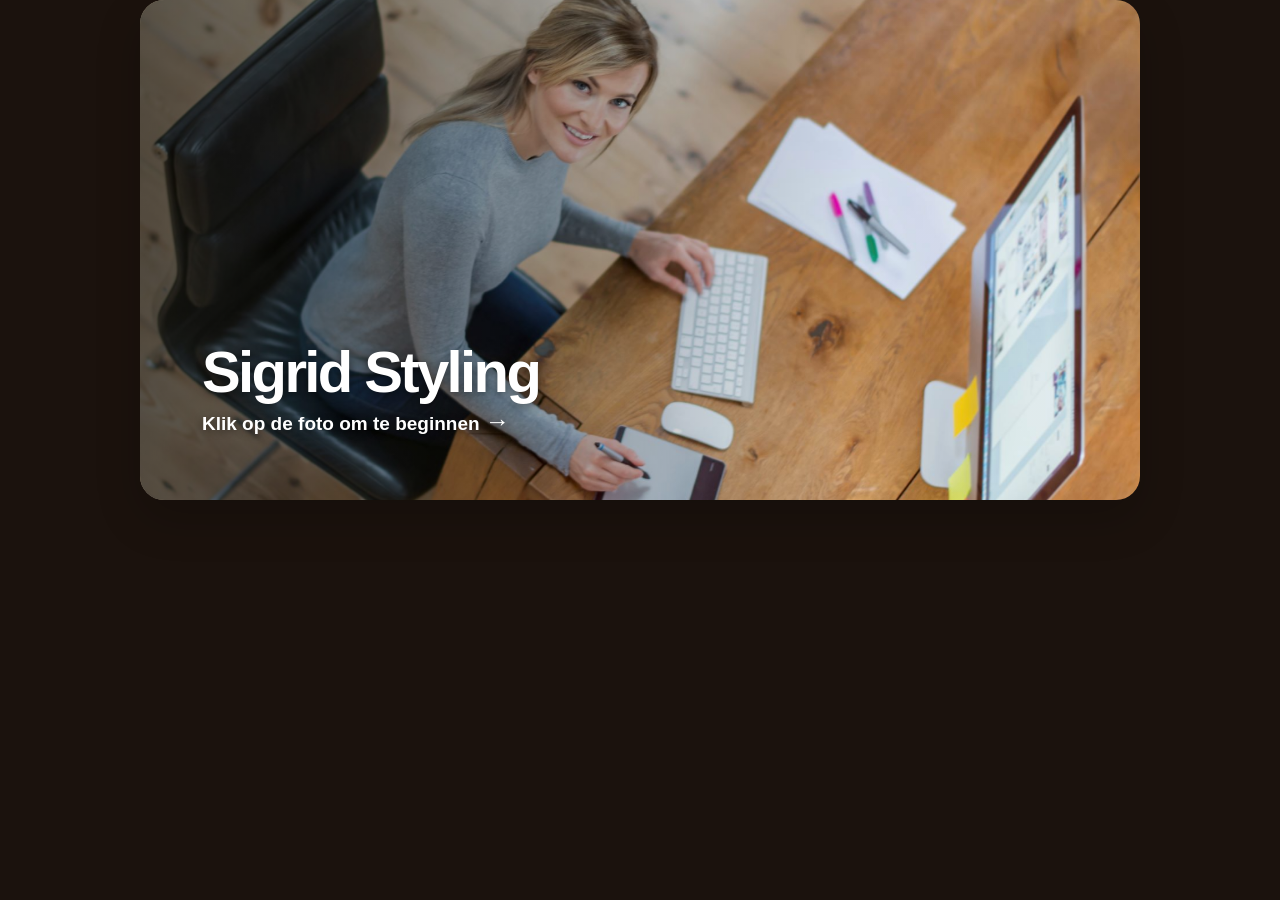
<file: index.html>
<!doctype html>
<html lang="nl">
<head>
  <meta charset="utf-8">
  <meta name="viewport" content="width=device-width, initial-scale=1">
  <title>Sigrid Styling</title>
  <link rel="stylesheet" href="style.css">
</head>
<body class="landing-page">
  <main class="landing-shell" aria-label="Start Sigrid Styling">
    <a class="landing-link" href="menu.html" target="_blank" rel="noopener" aria-label="Open het menu van Sigrid Styling in een nieuw tabblad">
      <img class="landing-photo" src="sigrid.png" alt="Sigrid werkt aan haar werkplek">
      <span class="landing-shade" aria-hidden="true"></span>
      <span class="landing-copy">
      <strong>Sigrid Styling</strong>
        <span>Klik op de foto om te beginnen <b aria-hidden="true">→</b></span>
      </span>
    </a>
  </main>
</body>
</html>
</file>
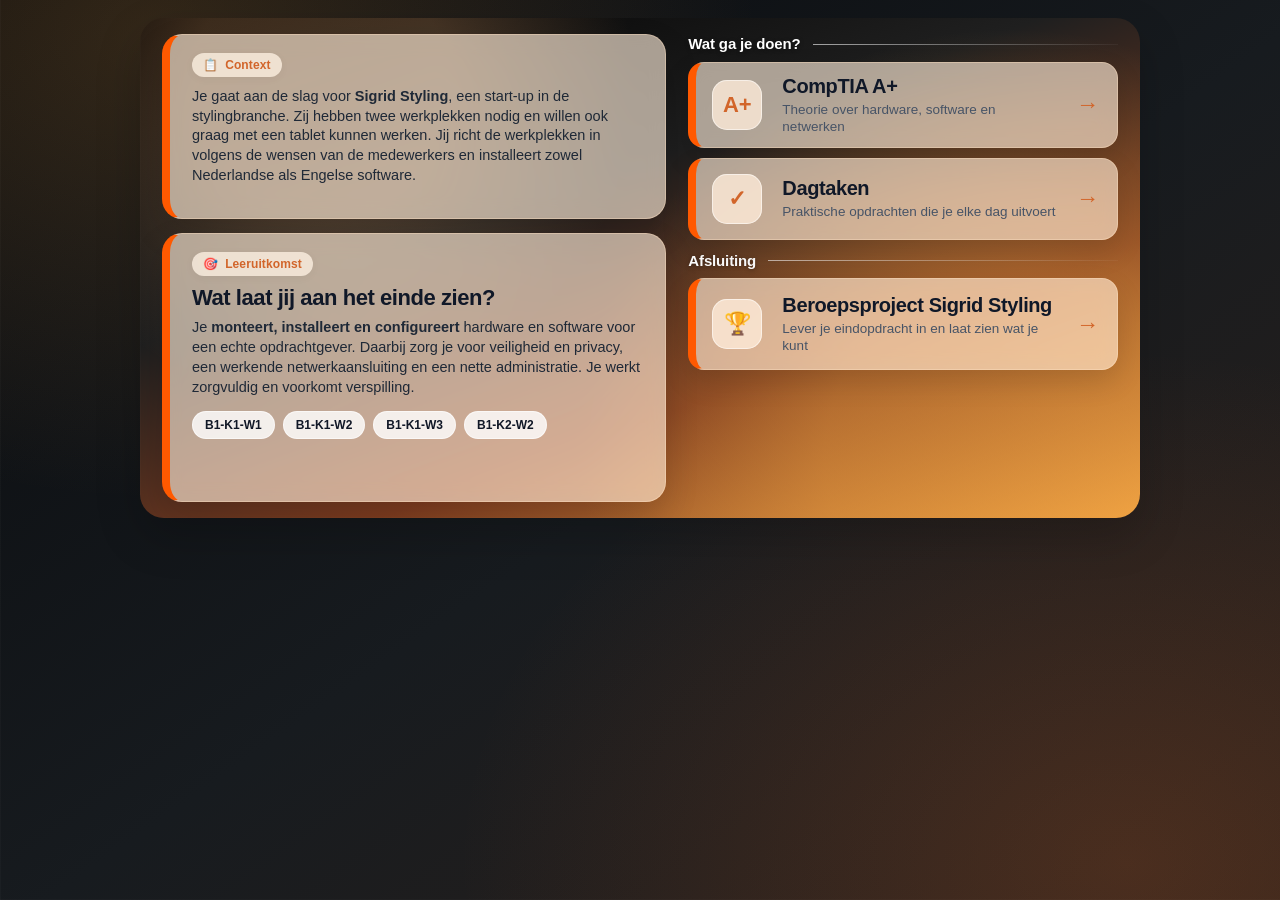
<file: menu.html>
<!doctype html>
<html lang="nl">
<head>
  <meta charset="utf-8">
  <meta name="viewport" content="width=device-width, initial-scale=1">
  <title>Sigrid Styling - Menu</title>
  <link rel="stylesheet" href="style.css">
</head>
<body class="menu-page">
  <main class="page-shell" aria-label="Menu Sigrid Styling">
    <section class="content-grid">
      <div class="left-column">
        <article class="glass-card assignment-card">
          <div class="pill"><span aria-hidden="true">📋</span><span>Context</span></div>
          <p class="body-text">
            Je gaat aan de slag voor <strong>Sigrid Styling</strong>, een start-up in de stylingbranche. Zij hebben twee werkplekken nodig en willen ook graag met een tablet kunnen werken. Jij richt de werkplekken in volgens de wensen van de medewerkers en installeert zowel Nederlandse als Engelse software.
          </p>
        </article>

        <article class="glass-card outcome-card">
          <div class="pill"><span aria-hidden="true">🎯</span><span>Leeruitkomst</span></div>
          <h1 class="section-title">Wat laat jij aan het einde zien?</h1>
          <p class="body-text">
            Je <strong>monteert, installeert en configureert</strong> hardware en software voor een echte opdrachtgever. Daarbij zorg je voor veiligheid en privacy, een werkende netwerkaansluiting en een nette administratie. Je werkt zorgvuldig en voorkomt verspilling.
          </p>
          <div class="tags" aria-label="Werkprocessen">
            <span class="tag">B1-K1-W1</span>
            <span class="tag">B1-K1-W2</span>
            <span class="tag">B1-K1-W3</span>
            <span class="tag">B1-K2-W2</span>
          </div>
        </article>
      </div>

      <aside class="right-column" aria-label="Navigatie">
        <div class="section-heading">Wat ga je doen?</div>
        <div class="action-list">
          <a class="action-card popup-link" href="sigridcomptia.html" aria-label="Open CompTIA A+">
            <div class="icon-box" aria-hidden="true">A+</div>
            <div>
              <h2 class="action-title">CompTIA A+</h2>
              <p class="action-desc">Theorie over hardware, software en netwerken</p>
            </div>
            <div class="arrow" aria-hidden="true">→</div>
          </a>

          <a class="action-card popup-link" href="sigriddagtaken.html" aria-label="Open Dagtaken">
            <div class="icon-box" aria-hidden="true">✓</div>
            <div>
              <h2 class="action-title">Dagtaken</h2>
              <p class="action-desc">Praktische opdrachten die je elke dag uitvoert</p>
            </div>
            <div class="arrow" aria-hidden="true">→</div>
          </a>
        </div>

        <div class="section-heading">Afsluiting</div>
        <a class="action-card project-card popup-link" href="sigridberoepsproject.html" aria-label="Open Beroepsproject Sigrid Styling">
          <div class="icon-box" aria-hidden="true">🏆</div>
          <div>
            <h2 class="action-title">Beroepsproject Sigrid Styling</h2>
            <p class="action-desc">Lever je eindopdracht in en laat zien wat je kunt</p>
          </div>
          <div class="arrow" aria-hidden="true">→</div>
        </a>
      </aside>
    </section>
  </main>

  <div class="page-modal" id="pageModal" aria-hidden="true">
    <section class="page-modal__window" role="dialog" aria-modal="true" aria-label="Lespagina">
      <button class="page-modal__close" type="button" aria-label="Sluit pagina">×</button>
      <iframe class="page-modal__frame" title="Lespagina" src="about:blank"></iframe>
    </section>
  </div>

  <script>
    const modal = document.getElementById('pageModal');
    const modalFrame = modal.querySelector('.page-modal__frame');
    const closeButton = modal.querySelector('.page-modal__close');

    function closeModal() {
      modal.classList.remove('is-open');
      modal.setAttribute('aria-hidden', 'true');
      modalFrame.src = 'about:blank';
    }

    document.querySelectorAll('.popup-link').forEach((link) => {
      link.addEventListener('click', (event) => {
        event.preventDefault();
        modalFrame.src = link.href;
        modal.classList.add('is-open');
        modal.setAttribute('aria-hidden', 'false');
        closeButton.focus();
      });
    });

    closeButton.addEventListener('click', closeModal);
    modal.addEventListener('click', (event) => {
      if (event.target === modal) closeModal();
    });
    document.addEventListener('keydown', (event) => {
      if (event.key === 'Escape' && modal.classList.contains('is-open')) closeModal();
    });
  </script>
</body>
</html>
</file>
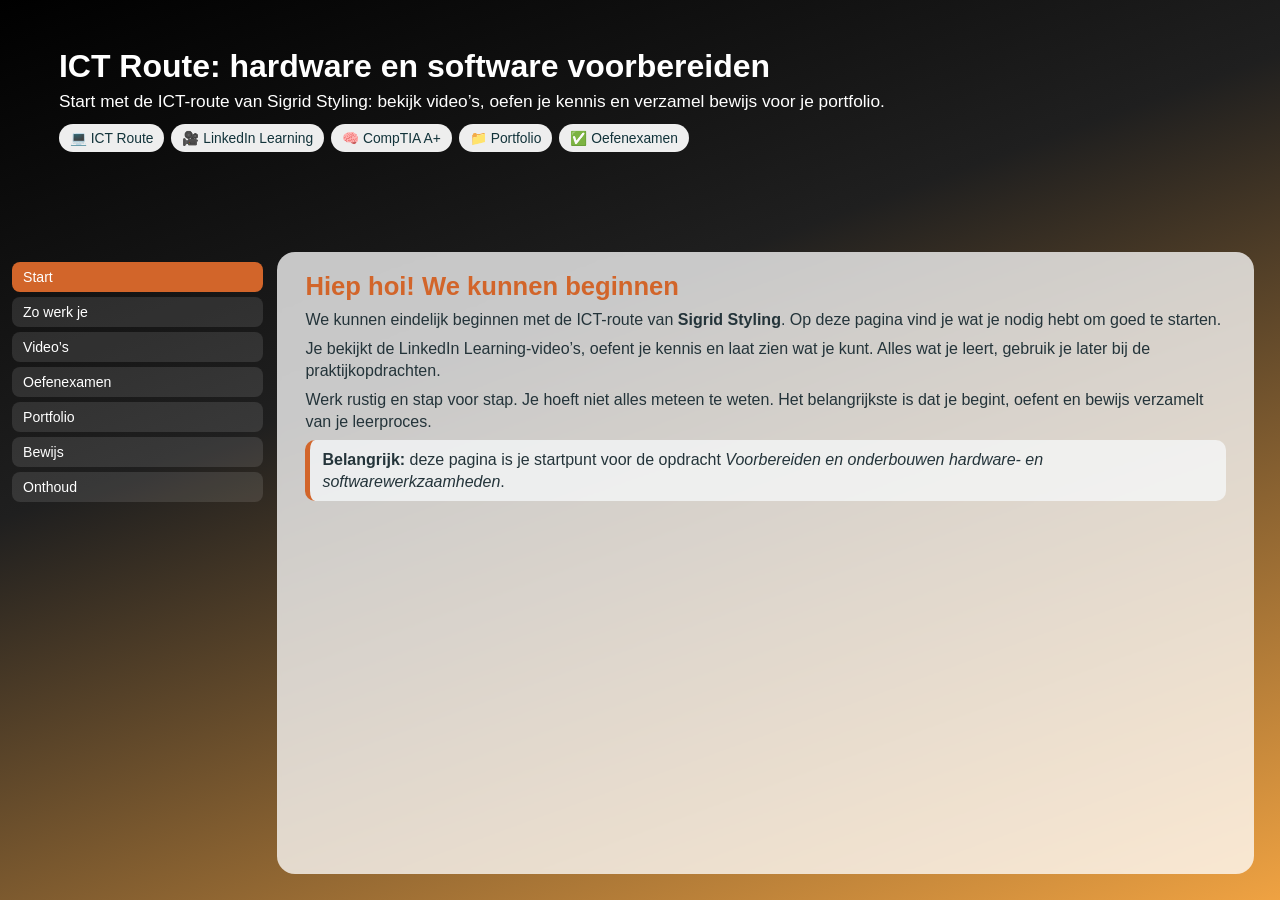
<file: sigridcomptia.html>
<!DOCTYPE html>
<html lang="nl">
<head>
<meta charset="UTF-8">
<title>ICT Route - Voorbereiden en onderbouwen</title>
<link rel="stylesheet" href="style.css">
</head>

<body data-page="comptia">

<div class="tab-wrapper">

  <section class="banner">
    <h1>ICT Route: hardware en software voorbereiden</h1>
    <p>Start met de ICT-route van Sigrid Styling: bekijk video’s, oefen je kennis en verzamel bewijs voor je portfolio.</p>

    <div class="chips">
      <span>💻 ICT Route</span>
      <span>🎥 LinkedIn Learning</span>
      <span>🧠 CompTIA A+</span>
      <span>📁 Portfolio</span>
      <span>✅ Oefenexamen</span>
    </div>
  </section>

  <div class="tab-page">
    <div class="tab-menu">
      <button class="tab-button active" onclick="openTab(event, 'start')">Start</button>
      <button class="tab-button" onclick="openTab(event, 'werken')">Zo werk je</button>
      <button class="tab-button" onclick="openTab(event, 'videos')">Video’s</button>
      <button class="tab-button" onclick="openTab(event, 'oefenexamen')">Oefenexamen</button>
      <button class="tab-button" onclick="openTab(event, 'portfolio')">Portfolio</button>
      <button class="tab-button" onclick="openTab(event, 'bewijs')">Bewijs</button>
      <button class="tab-button" onclick="openTab(event, 'onthoud')">Onthoud</button>
    </div>

    <div class="tab-content-area">

      <div id="start" class="tab-content active">
        <h2>Hiep hoi! We kunnen beginnen</h2>
        <p>We kunnen eindelijk beginnen met de ICT-route van <strong>Sigrid Styling</strong>. Op deze pagina vind je wat je nodig hebt om goed te starten.</p>
        <p>Je bekijkt de LinkedIn Learning-video’s, oefent je kennis en laat zien wat je kunt. Alles wat je leert, gebruik je later bij de praktijkopdrachten.</p>
        <p>Werk rustig en stap voor stap. Je hoeft niet alles meteen te weten. Het belangrijkste is dat je begint, oefent en bewijs verzamelt van je leerproces.</p>
        <p class="note"><strong>Belangrijk:</strong> deze pagina is je startpunt voor de opdracht <em>Voorbereiden en onderbouwen hardware- en softwarewerkzaamheden</em>.</p>
      </div>

      <div id="werken" class="tab-content">
        <h2>Zo werk je met deze pagina</h2>
        <p>Gebruik deze pagina als routekaart. Je gaat niet alleen kijken, maar ook actief verwerken wat je leert.</p>
        <ol>
          <li>Bekijk een stukje theorie of video.</li>
          <li>Maak korte aantekeningen van wat je leert.</li>
          <li>Gebruik je kennis bij de praktijkopdrachten.</li>
          <li>Maak screenshots van je voortgang of resultaten.</li>
          <li>Zet belangrijke bewijzen en reflecties in je portfolio.</li>
        </ol>
        <p class="info"><strong>Tip:</strong> schrijf vooral dingen op die je later kunt gebruiken bij Sigrid Styling. Zo maak je de koppeling tussen theorie en praktijk.</p>
      </div>

      <div id="videos" class="tab-content">
        <h2>Start met de CompTIA A+ video’s</h2>
        <p></p>
        <p>Bekijk de CompTIA A+ video’s en gebruik wat je leert bij de opdrachten van Sigrid Styling.</p>
        <p>Maak tijdens het kijken korte aantekeningen. Schrijf vooral op welke begrippen, onderdelen of keuzes je later nodig hebt bij hardware- en softwarewerkzaamheden.</p>
        <p>Je hoeft niet alles in één keer te begrijpen. Kijk gericht, pauzeer wanneer nodig en noteer wat belangrijk is.</p>
        <p><a class="action-link" href="https://www.linkedin.com/learning/comptia-a-plus-core-1-220-1201-cert-prep/what-is-a-cpu?u=84048860" target="_blank" rel="noopener">Bekijk de video’s</a></p>
      </div>

      <div id="oefenexamen" class="tab-content">
        <h2>Durf jij het oefenexamen te maken?</h2>
        <p></p>
        <p>Test je kennis met het oefenexamen. Zo ontdek je wat je al weet en waar je nog extra mee moet oefenen.</p>
        <p>Het oefenexamen is niet bedoeld om meteen alles perfect te doen. Het helpt je juist om te zien welke onderdelen je nog beter moet leren.</p>
        <p>Maak een screenshot van je resultaat. Dat kun je gebruiken als bewijs in je portfolio.</p>
        <p><a class="action-link" href="https://www.linkedin.com/learning/practice-exam-1-for-comptia-a-plus-core-1-220-1201-cert-prep/about-the-practice-exam?u=84048860" target="_blank" rel="noopener">Start oefenexamen</a></p>
      </div>

      <div id="portfolio" class="tab-content">
        <h2>Portfolio-tip</h2>
        <p>Maak screenshots van je voortgang, noteer wat je hebt geleerd en bewaar je resultaten. Zo laat je niet alleen zien wat je hebt gemaakt, maar ook hoe je hebt geleerd.</p>
        <p class="info"><strong>Tip:</strong> zet niet alleen het eindresultaat in je portfolio, maar ook bewijs van je leerproces.</p>
        <ul>
          <li>Screenshot van bekeken video’s.</li>
          <li>Screenshot van je oefenresultaat.</li>
          <li>Korte reflectie: wat heb je geleerd?</li>
          <li>Korte reflectie: wat wil je nog verbeteren?</li>
        </ul>
      </div>

      <div id="bewijs" class="tab-content">
        <h2>Wat bewaar je als bewijs?</h2>
        <p>Bewijs laat zien dat je actief hebt gewerkt aan de ICT-route. Verzamel daarom tijdens het werken meerdere soorten bewijs.</p>
        <ul>
          <li>Aantekeningen van de theorie of video’s.</li>
          <li>Screenshots van voortgang in LinkedIn Learning.</li>
          <li>Screenshots van het oefenexamen of oefenresultaat.</li>
          <li>Voorbeelden waarin je de theorie gebruikt bij een praktijkopdracht.</li>
          <li>Een korte reflectie op wat goed ging en wat je nog wilt oefenen.</li>
        </ul>
        <p>Bewaar je bewijs netjes, zodat je het later makkelijk kunt terugvinden en toevoegen aan je portfolio.</p>
      </div>

      <div id="onthoud" class="tab-content">
        <h2>Onthoud dit goed</h2>
        <p>Deze pagina is je startpunt. Begin rustig, werk stap voor stap en verzamel onderweg bewijs voor je portfolio.</p>
        <p>Oefenen hoort erbij. Je hoeft niet alles meteen te weten. Door video’s te bekijken, aantekeningen te maken en jezelf te testen, word je steeds zekerder.</p>
        <p>Gebruik wat je leert bij de opdrachten van Sigrid Styling. Zo laat je zien dat je theorie kunt koppelen aan echte ICT-werkzaamheden.</p>
        <p class="note"><strong>Belangrijk:</strong> werk actief mee, bewaar je bewijs en reflecteer kort op wat je hebt geleerd.</p>
      </div>

    </div>
  </div>
</div>

<script>
function openTab(event, tabId) {
  document.querySelectorAll(".tab-content").forEach(function(content) {
    content.classList.remove("active");
  });

  document.querySelectorAll(".tab-button").forEach(function(button) {
    button.classList.remove("active");
  });

  document.getElementById(tabId).classList.add("active");
  event.currentTarget.classList.add("active");
}
</script>

</body>
</html>
</file>
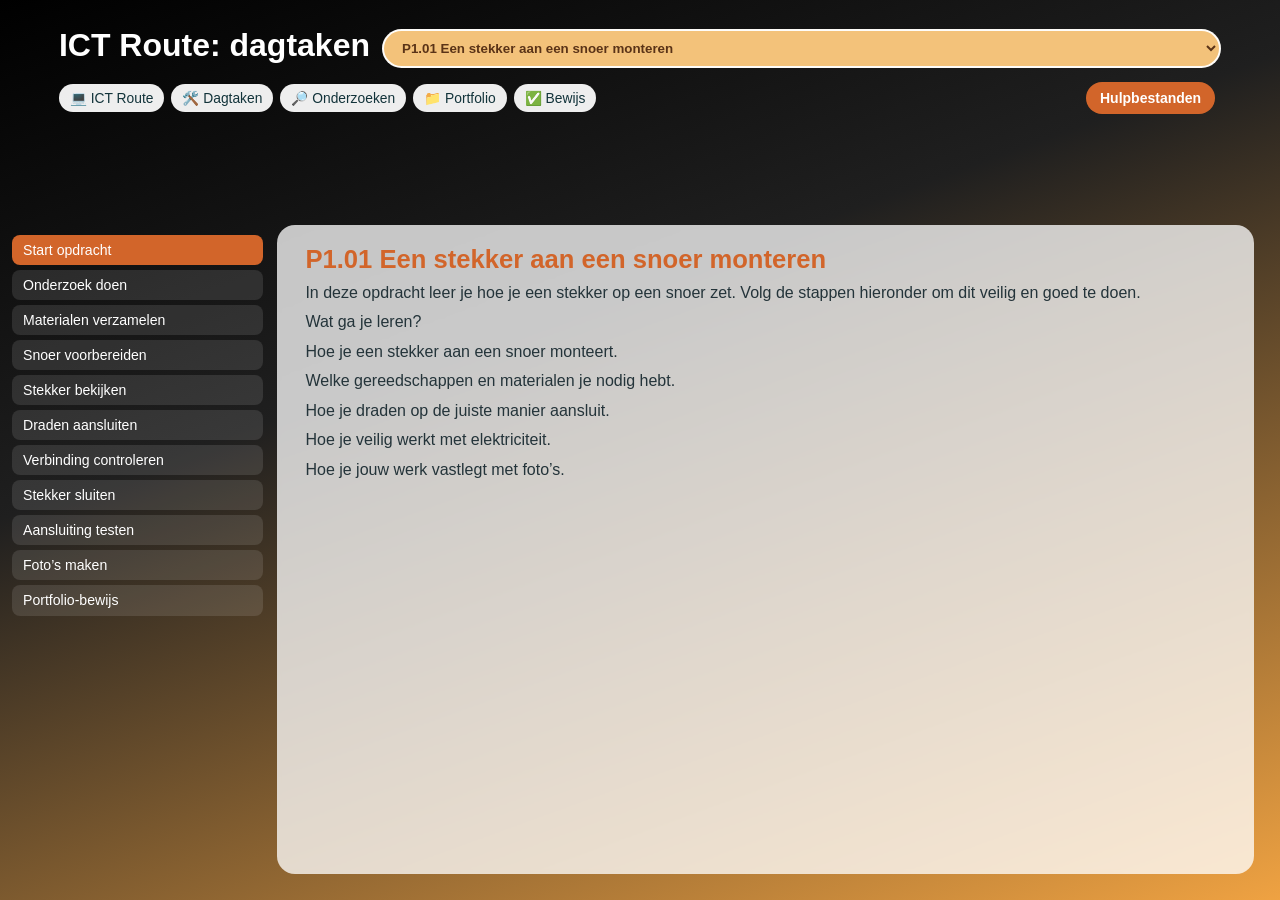
<file: sigriddagtaken.html>
<!DOCTYPE html>
<html lang="nl">
<head>
<meta charset="UTF-8">
<title>ICT Route - Dagtaken</title>
<link rel="stylesheet" href="style.css">
</head>
<body data-page="dagtaken">
<div class="tab-wrapper">
  <section class="banner">
    <div class="banner-row">
      <div class="banner-text">
        <h1>ICT Route: dagtaken</h1>
      </div>
      <div class="task-picker">
        <select id="taskSelect" aria-label="Kies een dagtaak" onchange="loadTask(this.value)"></select>
      </div>
    </div>
    <div class="helper-row">
      <div class="chips">
        <span>💻 ICT Route</span>
        <span>🛠️ Dagtaken</span>
        <span>🔎 Onderzoeken</span>
        <span>📁 Portfolio</span>
        <span>✅ Bewijs</span>
      </div>
      <a class="helper-button" href="hulpbestanden.zip" target="_blank" rel="noopener">Hulpbestanden</a>
    </div>
  </section>
  <div class="tab-page">
    <div class="tab-menu" id="stepMenu"></div>
    <div class="tab-content-area">
      <div class="tab-content active" id="contentPanel"></div>
    </div>
  </div>
</div>
<script>
const tasks = [{"id":"p1-01-een-stekker-aan-een-snoer-monteren","title":"P1.01 Een stekker aan een snoer monteren","sections":[{"label":"Start","title":"P1.01 Een stekker aan een snoer monteren","items":["In deze opdracht leer je hoe je een stekker op een snoer zet. Volg de stappen hieronder om dit veilig en goed te doen.","Wat ga je leren?","Hoe je een stekker aan een snoer monteert.","Welke gereedschappen en materialen je nodig hebt.","Hoe je draden op de juiste manier aansluit.","Hoe je veilig werkt met elektriciteit.","Hoe je jouw werk vastlegt met foto’s."],"menuLabel":"Start opdracht"},{"label":"Zoek & check","title":"Eerst zelf op onderzoek uit","items":["Voordat je begint, zoek je zelf informatie op die je nodig hebt om deze opdracht goed en veilig uit te voeren. Je mag bijvoorbeeld zoeken via een website, handleiding, YouTube-video, Google of AI.","1. Zoek","Gebruik minimaal twee bronnen. Kies bronnen die passen bij de opdracht.","2. Check","Controleer of de informatie logisch, actueel en betrouwbaar is. Vergelijk bronnen met elkaar.","3. Noteer","Schrijf kort op welke bronnen je hebt gebruikt en wat je eraan had.","Bronnenlogboek","Bron","Wat heb je gezocht?","Wat heb je gebruikt?","Website / video / AI / handleiding","Bijvoorbeeld: aansluitvolgorde, installatie-instelling, veilig werken","Korte uitleg in je eigen woorden","Tip:","Gebruik AI als hulpmiddel, maar neem antwoorden niet zomaar over. Controleer belangrijke informatie altijd met een tweede bron of met je docent."],"menuLabel":"Onderzoek doen"},{"label":"Stap 1","title":"Stap 1: Verzamel de materialen","items":["Zorg dat je alles klaar hebt liggen voordat je begint:","✔️ Stekker","✔️ Snoer","✔️ Draadknipper of striptang","✔️ Schroevendraaier","✔️ Isolatietape","✔️ Schaar","✔️ Veiligheidsbril"],"menuLabel":"Materialen verzamelen"},{"label":"Stap 2","title":"Stap 2: Het snoer voorbereiden","items":["Knip het uiteinde van het snoer af zodat je de draden binnenin kunt zien.","Gebruik een draadstripper om voorzichtig de buitenste isolatie te verwijderen.","Zorg ervoor dat de koperen draden niet beschadigd raken."],"menuLabel":"Snoer voorbereiden"},{"label":"Stap 3","title":"Stap 3: Kijk goed naar de stekker","items":["Bestudeer de stekker en herken de verschillende onderdelen, zoals de pinnen, schroeven en klemmen.","Begrijp hoe de stekker werkt voordat je begint met aansluiten."],"menuLabel":"Stekker bekijken"},{"label":"Stap 4","title":"Stap 4: Draden aansluiten","items":["Zoek de juiste draden in het snoer:","Bruin = fase (stroomdraad)","Blauw = nul (terugvoerende draad)","Geel/groen = aarde (veiligheidsdraad)","Sluit de draden aan op de juiste aansluitpunten in de stekker.","Gebruik de schroevendraaier om de draden stevig vast te zetten."],"menuLabel":"Draden aansluiten"},{"label":"Stap 5","title":"Stap 5: Isoleren van de verbindingen","items":["Controleer of alle draden goed vastzitten en dat er geen koper zichtbaar buiten de klem steekt.","Gebruik isolatietape alleen als je docent dat aangeeft. De aansluiting hoort vooral mechanisch goed en netjes te zitten.","Laat je aansluiting controleren voordat je de stekker of tafeldoos dichtmaakt."],"menuLabel":"Verbinding controleren"},{"label":"Stap 6","title":"Stap 6: Stekker in elkaar zetten","items":["Zet het deksel van de stekker weer op zijn plaats.","Schroef de stekker goed dicht."],"menuLabel":"Stekker sluiten"},{"label":"Stap 7","title":"Stap 7: Controleer de verbinding","items":["Kijk of alles stevig vastzit en of de trekontlasting het snoer goed vasthoudt.","Controleer of de kleuren van de draden bij de juiste aansluitpunten zitten.","Laat je werk controleren door je docent voordat er spanning op komt."],"menuLabel":"Aansluiting testen"},{"label":"Stap 8","title":"Stap 8: Maak foto’s van je werk","items":["Maak een foto van de aangesloten draden voordat je de stekker dichtschroeft.","Maak nog een foto nadat de stekker volledig gemonteerd is.","Zorg ervoor dat de foto's duidelijk en goed belicht zijn."],"menuLabel":"Foto’s maken"},{"label":"Portfolio","title":"Bewijs in je portfolio","items":["Na de opdracht zet je bewijs in je portfolio. Daarmee laat je zien wat je hebt gedaan, hoe je informatie hebt gezocht en wat je hebt geleerd.","Bronnenbewijs","Voeg je bronnenlogboek toe. Laat zien welke informatie je hebt opgezocht.","Werkbewijs","Voeg foto’s, screenshots, bestanden of ingevulde documentatie toe van je uitgevoerde opdracht.","Reflectie","Beantwoord kort: Wat ging goed? Wat was lastig? Wat doe je volgende keer anders?","Portfolio bijhouden","Bewaar je bronnen, bewijzen en reflectie in je eigen portfolio.","Laat je portfolio aan je docent zien wanneer je feedback wilt, wanneer je twijfelt of wanneer je docent hierom vraagt."],"menuLabel":"Portfolio-bewijs"}]},{"id":"p1-02-een-snoer-monteren-aan-een-tafeldoos","title":"P1.02 Een snoer monteren aan een tafeldoos","sections":[{"label":"Start","title":"P1.02 Een snoer monteren aan een tafeldoos","items":["In deze opdracht leer je hoe je een snoer aan een tafeldoos monteert. Volg de stappen hieronder om dit veilig en goed te doen.","Wat ga je leren?","Hoe je een snoer aan een tafeldoos monteert.","Welke gereedschappen en materialen je nodig hebt.","Hoe je de draden correct aansluit.","Hoe je veilig werkt met elektriciteit.","Hoe je jouw werk vastlegt met foto’s."],"menuLabel":"Start opdracht"},{"label":"Zoek & check","title":"Eerst zelf op onderzoek uit","items":["Voordat je begint, zoek je zelf informatie op die je nodig hebt om deze opdracht goed en veilig uit te voeren. Je mag bijvoorbeeld zoeken via een website, handleiding, YouTube-video, Google of AI.","1. Zoek","Gebruik minimaal twee bronnen. Kies bronnen die passen bij de opdracht.","2. Check","Controleer of de informatie logisch, actueel en betrouwbaar is. Vergelijk bronnen met elkaar.","3. Noteer","Schrijf kort op welke bronnen je hebt gebruikt en wat je eraan had.","Bronnenlogboek","Bron","Wat heb je gezocht?","Wat heb je gebruikt?","Website / video / AI / handleiding","Bijvoorbeeld: aansluitvolgorde, installatie-instelling, veilig werken","Korte uitleg in je eigen woorden","Tip:","Gebruik AI als hulpmiddel, maar neem antwoorden niet zomaar over. Controleer belangrijke informatie altijd met een tweede bron of met je docent."],"menuLabel":"Onderzoek doen"},{"label":"Stap 1","title":"Stap 1: Verzamel de materialen","items":["Zorg dat je alles klaar hebt liggen voordat je begint:","✔️ Tafeldoos","✔️ Snoer","✔️ Draadknipper of striptang","✔️ Schroevendraaier","✔️ Isolatietape","✔️ Schaar","✔️ Veiligheidsbril"],"menuLabel":"Materialen verzamelen"},{"label":"Stap 2","title":"Stap 2: Bereid het snoer voor","items":["Knip het uiteinde van het snoer af zodat je de draden binnenin kunt zien.","Gebruik een draadstripper om voorzichtig de buitenste isolatie te verwijderen.","Zorg ervoor dat de koperen draden niet beschadigd raken."],"menuLabel":"Snoer voorbereiden"},{"label":"Stap 3","title":"Stap 3: Kijk goed naar de tafeldoos","items":["Open de tafeldoos en zoek de aansluitpunten voor de draden.","Bekijk de schroeven en klemmen zodat je weet hoe je de draden vastzet."],"menuLabel":"Tafeldoos bekijken"},{"label":"Stap 4","title":"Stap 4: Draden aansluiten","items":["Zoek de juiste draden in het snoer:","Bruin = fase (stroomdraad)","Blauw = nul (terugvoerende draad)","Geel/groen = aarde (veiligheidsdraad)","Sluit de draden aan op de juiste aansluitpunten in de tafeldoos.","Gebruik de schroevendraaier om de draden stevig vast te zetten."],"menuLabel":"Draden aansluiten"},{"label":"Stap 5","title":"Stap 5: Isoleren van de verbindingen","items":["Controleer of alle draden goed vastzitten en dat er geen koper zichtbaar buiten de klem steekt.","Gebruik isolatietape alleen als je docent dat aangeeft. De aansluiting hoort vooral mechanisch goed en netjes te zitten.","Laat je aansluiting controleren voordat je de stekker of tafeldoos dichtmaakt."],"menuLabel":"Verbinding controleren"},{"label":"Stap 6","title":"Stap 6: Tafeldoos in elkaar zetten","items":["Zet het deksel van de tafeldoos weer op zijn plaats.","Schroef de tafeldoos goed dicht."],"menuLabel":"Tafeldoos sluiten"},{"label":"Stap 7","title":"Stap 7: Controleer de verbinding","items":["Kijk of alles stevig vastzit en of de trekontlasting het snoer goed vasthoudt.","Controleer of de kleuren van de draden bij de juiste aansluitpunten zitten.","Laat je werk controleren door je docent voordat er spanning op komt."],"menuLabel":"Aansluiting testen"},{"label":"Stap 8","title":"Stap 8: Maak foto’s van je werk","items":["Maak een foto van de aangesloten draden voordat je de tafeldoos dichtschroeft.","Maak nog een foto nadat de tafeldoos volledig gemonteerd is.","Zorg ervoor dat de foto's duidelijk en goed belicht zijn."],"menuLabel":"Foto’s maken"},{"label":"Portfolio","title":"Bewijs in je portfolio","items":["Na de opdracht zet je bewijs in je portfolio. Daarmee laat je zien wat je hebt gedaan, hoe je informatie hebt gezocht en wat je hebt geleerd.","Bronnenbewijs","Voeg je bronnenlogboek toe. Laat zien welke informatie je hebt opgezocht.","Werkbewijs","Voeg foto’s, screenshots, bestanden of ingevulde documentatie toe van je uitgevoerde opdracht.","Reflectie","Beantwoord kort: Wat ging goed? Wat was lastig? Wat doe je volgende keer anders?","Portfolio bijhouden","Bewaar je bronnen, bewijzen en reflectie in je eigen portfolio.","Laat je portfolio aan je docent zien wanneer je feedback wilt, wanneer je twijfelt of wanneer je docent hierom vraagt."],"menuLabel":"Portfolio-bewijs"}]},{"id":"p1-03-advies-geven-over-een-game-pc","title":"P1.03 Advies geven over een game-PC","sections":[{"label":"Start","title":"P1.03 Advies geven over een game-PC","items":["In deze opdracht leer je hoe je een geschikte game-PC samenstelt en de gegevens overzichtelijk presenteert in Excel.","Wat ga je leren?","Hoe je een geschikte game-PC samenstelt binnen een bepaald budget.","Welke onderdelen belangrijk zijn voor gaming met meerdere schermen.","Hoe je informatie opzoekt en vergelijkt op een website.","Hoe je een duidelijk overzicht maakt in Excel."],"menuLabel":"Start opdracht"},{"label":"Zoek & check","title":"Eerst zelf op onderzoek uit","items":["Voordat je begint, zoek je zelf informatie op die je nodig hebt om deze opdracht goed en veilig uit te voeren. Je mag bijvoorbeeld zoeken via een website, handleiding, YouTube-video, Google of AI.","1. Zoek","Gebruik minimaal twee bronnen. Kies bronnen die passen bij de opdracht.","2. Check","Controleer of de informatie logisch, actueel en betrouwbaar is. Vergelijk bronnen met elkaar.","3. Noteer","Schrijf kort op welke bronnen je hebt gebruikt en wat je eraan had.","Bronnenlogboek","Bron","Wat heb je gezocht?","Wat heb je gebruikt?","Website / video / AI / handleiding","Bijvoorbeeld: aansluitvolgorde, installatie-instelling, veilig werken","Korte uitleg in je eigen woorden","Tip:","Gebruik AI als hulpmiddel, maar neem antwoorden niet zomaar over. Controleer belangrijke informatie altijd met een tweede bron of met je docent."],"menuLabel":"Onderzoek doen"},{"label":"Stap 1","title":"Stap 1: Verzamel informatie","items":["Je collega George wil een game-PC waarmee hij Counter-Strike op drie schermen kan spelen. Hij heeft een budget van €1250,-.","Je krijgt van je baas toestemming om deze privévraag te beantwoorden."],"menuLabel":"Informatie verzamelen"},{"label":"Stap 2","title":"Stap 2: Zoek de juiste PC-configuratie","items":["Ga naar de website Alternate.nl.","Open de PC-configurator en stel een game-PC samen.","Zorg ervoor dat de PC voldoet aan deze eisen:","Sterke videokaart die drie schermen ondersteunt.","Minimaal 16 GB RAM voor soepele prestaties.","Een snelle processor voor een goede game-ervaring.","Genoeg opslagruimte (SSD aanbevolen).","Een geschikte voeding om de PC stabiel te laten draaien.","Zorg dat de totaalprijs onder de €1250,- blijft."],"menuLabel":"PC-configuratie kiezen"},{"label":"Stap 3","title":"Stap 3: Maak een overzicht in Excel","items":["Open Excel en maak een overzicht van de gekozen onderdelen.","Gebruik duidelijke kolommen, bijvoorbeeld:","Onderdeel (bijv. Videokaart, Processor, Geheugen, etc.)","Merk & Type (bijv. AMD Ryzen 5 5600X, RTX 3060 Ti)","Prijs (in euro’s)","Opmerkingen (bijv. Geschikt voor 3 schermen)","Voeg een totaalprijs toe onderaan het overzicht."],"menuLabel":"Excel-overzicht maken"},{"label":"Stap 4","title":"Stap 4: Controleer en verbeter je bestand","items":["Controleer of je alle onderdelen hebt toegevoegd.","Zorg dat de totaalprijs klopt en binnen het budget blijft.","Kijk of de opmaak van je Excel-bestand duidelijk is."],"menuLabel":"Bestand controleren"},{"label":"Portfolio","title":"Bewijs in je portfolio","items":["Na de opdracht zet je bewijs in je portfolio. Daarmee laat je zien wat je hebt gedaan, hoe je informatie hebt gezocht en wat je hebt geleerd.","Bronnenbewijs","Voeg je bronnenlogboek toe. Laat zien welke informatie je hebt opgezocht.","Werkbewijs","Voeg foto’s, screenshots, bestanden of ingevulde documentatie toe van je uitgevoerde opdracht.","Reflectie","Beantwoord kort: Wat ging goed? Wat was lastig? Wat doe je volgende keer anders?","Portfolio bijhouden","Bewaar je bronnen, bewijzen en reflectie in je eigen portfolio.","Laat je portfolio aan je docent zien wanneer je feedback wilt, wanneer je twijfelt of wanneer je docent hierom vraagt."],"menuLabel":"Portfolio-bewijs"}]},{"id":"p1-04-advies-geven-over-een-kantoor-pc-voor-annet","title":"P1.04 Advies geven over een kantoor-PC voor Annet","sections":[{"label":"Start","title":"P1.04 Advies geven over een kantoor-PC voor Annet","items":["In deze opdracht leer je hoe je een geschikte kantoor-PC samenstelt en de gegevens overzichtelijk presenteert in Excel.","Wat ga je leren?","Hoe je een geschikte kantoor-PC samenstelt binnen een bepaald budget.","Welke onderdelen belangrijk zijn voor administratief werk en Office-programma’s.","Hoe je informatie opzoekt en vergelijkt op een website.","Hoe je een duidelijk overzicht maakt in Excel."],"menuLabel":"Start opdracht"},{"label":"Zoek & check","title":"Eerst zelf op onderzoek uit","items":["Voordat je begint, zoek je zelf informatie op die je nodig hebt om deze opdracht goed en veilig uit te voeren. Je mag bijvoorbeeld zoeken via een website, handleiding, YouTube-video, Google of AI.","1. Zoek","Gebruik minimaal twee bronnen. Kies bronnen die passen bij de opdracht.","2. Check","Controleer of de informatie logisch, actueel en betrouwbaar is. Vergelijk bronnen met elkaar.","3. Noteer","Schrijf kort op welke bronnen je hebt gebruikt en wat je eraan had.","Bronnenlogboek","Bron","Wat heb je gezocht?","Wat heb je gebruikt?","Website / video / AI / handleiding","Bijvoorbeeld: aansluitvolgorde, installatie-instelling, veilig werken","Korte uitleg in je eigen woorden","Tip:","Gebruik AI als hulpmiddel, maar neem antwoorden niet zomaar over. Controleer belangrijke informatie altijd met een tweede bron of met je docent."],"menuLabel":"Onderzoek doen"},{"label":"Stap 1","title":"Stap 1: Verzamel informatie","items":["Annet werkt op een administratiekantoor en heeft een nieuwe PC nodig voor haar werk. Ze gebruikt:","✔️ Een boekhoudprogramma dat verbinding maakt met een server.","✔️ Microsoft Office (bijv. Word, Excel, Outlook).","✔️ Twee schermen voor efficiënt werken.","Haar budget is €750,-."],"menuLabel":"Informatie verzamelen"},{"label":"Stap 2","title":"Stap 2: Zoek de juiste PC-configuratie","items":["Ga naar de website Alternate.nl.","Open de PC-configurator en stel een kantoor-PC samen.","Zorg ervoor dat de PC voldoet aan deze eisen:","Goede processor (bijv. Intel Core i5 of AMD Ryzen 5).","Minimaal 8 GB RAM (voor soepel multitasken).","SSD-opslag (minimaal 256 GB, voor snelle opstarttijden).","Grafische ondersteuning voor twee schermen (kan via onboard graphics of een eenvoudige videokaart).","Stille en energiezuinige onderdelen, omdat de PC de hele dag aan staat.","Zorg dat de totaalprijs onder de €750,- blijft."],"menuLabel":"PC-configuratie kiezen"},{"label":"Stap 3","title":"Stap 3: Maak een overzicht in Excel","items":["Open Excel en maak een overzicht van de gekozen onderdelen.","Gebruik duidelijke kolommen, bijvoorbeeld:","Onderdeel (bijv. Processor, Geheugen, Opslag, etc.)","Merk & Type (bijv. Intel Core i5-12400, 8GB DDR4 RAM)","Prijs (in euro’s)","Opmerkingen (bijv. Ondersteunt 2 schermen, SSD voor snelle opstart)","Voeg een totaalprijs toe onderaan het overzicht."],"menuLabel":"Excel-overzicht maken"},{"label":"Stap 4","title":"Stap 4: Controleer en verbeter je bestand","items":["Controleer of je alle onderdelen hebt toegevoegd.","Zorg dat de totaalprijs klopt en binnen het budget blijft.","Kijk of de opmaak van je Excel-bestand duidelijk is."],"menuLabel":"Bestand controleren"},{"label":"Portfolio","title":"Bewijs in je portfolio","items":["Na de opdracht zet je bewijs in je portfolio. Daarmee laat je zien wat je hebt gedaan, hoe je informatie hebt gezocht en wat je hebt geleerd.","Bronnenbewijs","Voeg je bronnenlogboek toe. Laat zien welke informatie je hebt opgezocht.","Werkbewijs","Voeg foto’s, screenshots, bestanden of ingevulde documentatie toe van je uitgevoerde opdracht.","Reflectie","Beantwoord kort: Wat ging goed? Wat was lastig? Wat doe je volgende keer anders?","Portfolio bijhouden","Bewaar je bronnen, bewijzen en reflectie in je eigen portfolio.","Laat je portfolio aan je docent zien wanneer je feedback wilt, wanneer je twijfelt of wanneer je docent hierom vraagt."],"menuLabel":"Portfolio-bewijs"}]},{"id":"p1-05-advies-geven-over-een-pc-en-opslag-voor-koen","title":"P1.05 Advies geven over een PC en opslag voor Koen","sections":[{"label":"Start","title":"P1.05 Advies geven over een PC en opslag voor Koen","items":["In deze opdracht leer je hoe je een geschikte PC en opslagoplossing samenstelt voor het bewerken en opslaan van films.","Wat ga je leren?","Hoe je een PC samenstelt voor videobewerking en opslag.","Welke hardware belangrijk is voor het bewerken van video's.","Hoeveel opslagruimte nodig is voor de films.","Hoe je een duidelijk overzicht maakt in Excel."],"menuLabel":"Start opdracht"},{"label":"Zoek & check","title":"Eerst zelf op onderzoek uit","items":["Voordat je begint, zoek je zelf informatie op die je nodig hebt om deze opdracht goed en veilig uit te voeren. Je mag bijvoorbeeld zoeken via een website, handleiding, YouTube-video, Google of AI.","1. Zoek","Gebruik minimaal twee bronnen. Kies bronnen die passen bij de opdracht.","2. Check","Controleer of de informatie logisch, actueel en betrouwbaar is. Vergelijk bronnen met elkaar.","3. Noteer","Schrijf kort op welke bronnen je hebt gebruikt en wat je eraan had.","Bronnenlogboek","Bron","Wat heb je gezocht?","Wat heb je gebruikt?","Website / video / AI / handleiding","Bijvoorbeeld: aansluitvolgorde, installatie-instelling, veilig werken","Korte uitleg in je eigen woorden","Tip:","Gebruik AI als hulpmiddel, maar neem antwoorden niet zomaar over. Controleer belangrijke informatie altijd met een tweede bron of met je docent."],"menuLabel":"Onderzoek doen"},{"label":"Stap 1","title":"Stap 1: Verzamel informatie","items":["Koen maakt al jaren speelfilms en heeft een grote collectie video’s. Hij wil:","✔️ Zijn 27 films van elk 1 uur en 30 minuten op zijn PC opslaan.","✔️ Oude fragmenten snel kunnen terugvinden en bewerken.","✔️ Werkbestanden op externe harde schijven opslaan."],"menuLabel":"Informatie verzamelen"},{"label":"Stap 2","title":"Stap 2: Bepaal de opslagbehoefte","items":["Bereken hoeveel opslagruimte nodig is:","Een film van 1,5 uur in HD (1080p) is ongeveer 5 GB groot.","27 films x 5 GB = 135 GB (minimaal voor de films).","Werkbestanden en extra materiaal vragen meer ruimte.","Welke opslag heb je nodig?","Minimaal een 1 TB SSD voor snelle toegang tot de films.","Minimaal 2 externe harde schijven van 2 TB voor opslag van werkbestanden en back-ups."],"menuLabel":"Opslagbehoefte bepalen"},{"label":"Stap 3","title":"Stap 3: Zoek de juiste PC-configuratie","items":["Ga naar de website Alternate.nl.","Open de PC-configurator en stel een videobewerkings-PC samen.","Zorg ervoor dat de PC voldoet aan deze eisen:","Sterke processor (bijv. Intel Core i7 of AMD Ryzen 7, voor snelle bewerking).","Minimaal 16 GB RAM (voor soepel multitasken).","1 TB SSD (voor snelle opslag en toegang tot films).","Goede videokaart (bijv. NVIDIA RTX of AMD Radeon, handig voor rendering).","USB 3.0 of USB-C poorten voor snelle externe opslag.","Twee externe harde schijven van elk 2 TB.","Zorg dat je prijs-kwaliteit goed afweegt."],"menuLabel":"PC-configuratie kiezen"},{"label":"Stap 4","title":"Stap 4: Maak een overzicht in Excel","items":["Open Excel en maak een overzicht van de gekozen onderdelen.","Gebruik duidelijke kolommen, bijvoorbeeld:","Onderdeel (bijv. Processor, Geheugen, Opslag, etc.)","Merk & Type (bijv. AMD Ryzen 7 5800X, 1TB SSD Samsung 970 EVO)","Prijs (in euro’s)","Opmerkingen (bijv. Geschikt voor videobewerking, Snelle SSD)","Voeg een totaalprijs toe onderaan het overzicht."],"menuLabel":"Excel-overzicht maken"},{"label":"Stap 5","title":"Stap 5: Controleer en verbeter je bestand","items":["Controleer of je alle onderdelen hebt toegevoegd.","Zorg dat de totaalprijs klopt en binnen het budget blijft.","Kijk of de opmaak van je Excel-bestand duidelijk is."],"menuLabel":"Bestand controleren"},{"label":"Portfolio","title":"Bewijs in je portfolio","items":["Na de opdracht zet je bewijs in je portfolio. Daarmee laat je zien wat je hebt gedaan, hoe je informatie hebt gezocht en wat je hebt geleerd.","Bronnenbewijs","Voeg je bronnenlogboek toe. Laat zien welke informatie je hebt opgezocht.","Werkbewijs","Voeg foto’s, screenshots, bestanden of ingevulde documentatie toe van je uitgevoerde opdracht.","Reflectie","Beantwoord kort: Wat ging goed? Wat was lastig? Wat doe je volgende keer anders?","Portfolio bijhouden","Bewaar je bronnen, bewijzen en reflectie in je eigen portfolio.","Laat je portfolio aan je docent zien wanneer je feedback wilt, wanneer je twijfelt of wanneer je docent hierom vraagt."],"menuLabel":"Portfolio-bewijs"}]},{"id":"p1-06-esd-electrostatic-discharge-en-een-veilige-werkplek","title":"P1.06 ESD (Electrostatic Discharge) en een veilige werkplek","sections":[{"label":"Start","title":"P1.06 ESD (Electrostatic Discharge) en een veilige werkplek","items":["In deze opdracht leer je wat ESD is, hoe je een werkplek ESD-veilig maakt en hoe ESD ontstaat.","Wat ga je leren?","Wat Electrostatic Discharge (ESD) is.","Hoe je een ESD-veilige werkplek inricht.","Hoe ESD ontstaat en waarom het schadelijk kan zijn."],"menuLabel":"Start opdracht"},{"label":"Zoek & check","title":"Eerst zelf op onderzoek uit","items":["Voordat je begint, zoek je zelf informatie op die je nodig hebt om deze opdracht goed en veilig uit te voeren. Je mag bijvoorbeeld zoeken via een website, handleiding, YouTube-video, Google of AI.","1. Zoek","Gebruik minimaal twee bronnen. Kies bronnen die passen bij de opdracht.","2. Check","Controleer of de informatie logisch, actueel en betrouwbaar is. Vergelijk bronnen met elkaar.","3. Noteer","Schrijf kort op welke bronnen je hebt gebruikt en wat je eraan had.","Bronnenlogboek","Bron","Wat heb je gezocht?","Wat heb je gebruikt?","Website / video / AI / handleiding","Bijvoorbeeld: aansluitvolgorde, installatie-instelling, veilig werken","Korte uitleg in je eigen woorden","Tip:","Gebruik AI als hulpmiddel, maar neem antwoorden niet zomaar over. Controleer belangrijke informatie altijd met een tweede bron of met je docent."],"menuLabel":"Onderzoek doen"},{"label":"Stap 1","title":"Stap 1: Lees de informatie en bekijk de video's","items":["Bekijk de video: [","ESD Safe Workplace: Foundation for Practical Learning","]."],"menuLabel":"Theorie bekijken"},{"label":"Stap 2","title":"Stap 2: Beantwoord de vragen","items":["Wat ESD is?","Hoe je een werkplek ESD-veilig maakt?","Hoe ESD wordt gevormd?"],"menuLabel":"Vragen beantwoorden"},{"label":"Stap 3","title":"Stap 3: Hardware en ESD","items":["Bedenk welke hardware gevoelig is voor ESD en noteer dit onder je antwoorden van stap 2."],"menuLabel":"ESD en werkplek"},{"label":"Portfolio","title":"Bewijs in je portfolio","items":["Na de opdracht zet je bewijs in je portfolio. Daarmee laat je zien wat je hebt gedaan, hoe je informatie hebt gezocht en wat je hebt geleerd.","Bronnenbewijs","Voeg je bronnenlogboek toe. Laat zien welke informatie je hebt opgezocht.","Werkbewijs","Voeg foto’s, screenshots, bestanden of ingevulde documentatie toe van je uitgevoerde opdracht.","Reflectie","Beantwoord kort: Wat ging goed? Wat was lastig? Wat doe je volgende keer anders?","Portfolio bijhouden","Bewaar je bronnen, bewijzen en reflectie in je eigen portfolio.","Laat je portfolio aan je docent zien wanneer je feedback wilt, wanneer je twijfelt of wanneer je docent hierom vraagt."],"menuLabel":"Portfolio-bewijs"}]},{"id":"p1-07-een-computer-demonteren-en-assembleren","title":"P1.07 Een computer demonteren en assembleren","sections":[{"label":"Start","title":"P1.07 Een computer demonteren en assembleren","items":["In deze opdracht leer je hoe je een computer veilig uit elkaar haalt en weer in elkaar zet. Je gebruikt foto's om het proces goed te documenteren en als geheugensteuntje bij de montage.","Wat ga je leren?","Hoe je een computer veilig demonteert.","Hoe je een computer assembleert met behulp van foto’s.","Hoe je een computer test na montage.","Hoe je foto's gebruikt om je werk te documenteren."],"menuLabel":"Start opdracht"},{"label":"Zoek & check","title":"Eerst zelf op onderzoek uit","items":["Voordat je begint, zoek je zelf informatie op die je nodig hebt om deze opdracht goed en veilig uit te voeren. Je mag bijvoorbeeld zoeken via een website, handleiding, YouTube-video, Google of AI.","1. Zoek","Gebruik minimaal twee bronnen. Kies bronnen die passen bij de opdracht.","2. Check","Controleer of de informatie logisch, actueel en betrouwbaar is. Vergelijk bronnen met elkaar.","3. Noteer","Schrijf kort op welke bronnen je hebt gebruikt en wat je eraan had.","Bronnenlogboek","Bron","Wat heb je gezocht?","Wat heb je gebruikt?","Website / video / AI / handleiding","Bijvoorbeeld: aansluitvolgorde, installatie-instelling, veilig werken","Korte uitleg in je eigen woorden","Tip:","Gebruik AI als hulpmiddel, maar neem antwoorden niet zomaar over. Controleer belangrijke informatie altijd met een tweede bron of met je docent."],"menuLabel":"Onderzoek doen"},{"label":"Stap 1","title":"Stap 1: Voorbereiding","items":["Zorg voor een ESD-veilige werkplek (gebruik een ESD-band of werk op een antistatische mat).","Verzamel de benodigde gereedschappen:","✔️ Schroevendraaiers","✔️ ESD-polsbandje (indien beschikbaar)","✔️ Een doosje of bakjes om schroeven te bewaren","✔️ Je telefoon om foto's te maken"],"menuLabel":"Werkplek voorbereiden"},{"label":"Stap 2","title":"Stap 2: Maak foto’s van de computer","items":["Voordat je begint, maak je foto’s van:","De buitenkant van de PC.","De binnenkant voordat je onderdelen loshaalt.","Hoe de kabels en componenten aangesloten zitten.","Maak liever teveel foto's dan te weinig! Dit helpt je later bij het terugplaatsen van de onderdelen."],"menuLabel":"Foto’s vooraf maken"},{"label":"Stap 3","title":"Stap 3: Demonteer de computer","items":["Schakel de PC uit en ontkoppel de stroom.","Haal de zijpanelen van de behuizing los.","Demonteer stap voor stap de onderdelen:","Haal de voedingskabels los.","Verwijder de harde schijf of SSD.","Haal het RAM-geheugen eruit.","Verwijder de videokaart (indien aanwezig).","Laat de processorkoeler en processor op het moederbord zitten!","Koppel het moederbord los.","Leg de onderdelen geordend neer en maak foto’s van elke stap."],"menuLabel":"Computer demonteren"},{"label":"Stap 4","title":"Stap 4: Computer weer assembleren","items":["Gebruik je foto's als geheugensteun om de onderdelen terug te plaatsen.","Monteer stap voor stap de componenten:","Moederbord terugplaatsen en vastschroeven.","RAM-geheugen terugplaatsen.","Videokaart en opslagdrives monteren.","Voedingskabels en overige aansluitingen controleren.","Zet het zijpaneel van de behuizing terug."],"menuLabel":"Computer monteren"},{"label":"Stap 5","title":"Stap 5: Test de computer","items":["Sluit de PC weer aan op de stroom.","Start de computer op en controleer of alles werkt.","Check of alle componenten worden herkend in het BIOS of besturingssysteem.","Maak een laatste foto van de werkende computer als bewijs dat de montage succesvol was."],"menuLabel":"Computer testen"},{"label":"Portfolio","title":"Bewijs in je portfolio","items":["Na de opdracht zet je bewijs in je portfolio. Daarmee laat je zien wat je hebt gedaan, hoe je informatie hebt gezocht en wat je hebt geleerd.","Bronnenbewijs","Voeg je bronnenlogboek toe. Laat zien welke informatie je hebt opgezocht.","Werkbewijs","Voeg foto’s, screenshots, bestanden of ingevulde documentatie toe van je uitgevoerde opdracht.","Reflectie","Beantwoord kort: Wat ging goed? Wat was lastig? Wat doe je volgende keer anders?","Portfolio bijhouden","Bewaar je bronnen, bewijzen en reflectie in je eigen portfolio.","Laat je portfolio aan je docent zien wanneer je feedback wilt, wanneer je twijfelt of wanneer je docent hierom vraagt."],"menuLabel":"Portfolio-bewijs"}]},{"id":"p1-08-fotoverslag-van-de-demontage-en-montage-van-een-computer","title":"P1.08 Fotoverslag van de demontage en montage van een computer","sections":[{"label":"Start","title":"P1.08 Fotoverslag van de demontage en montage van een computer","items":["In deze opdracht maak je een PowerPoint-presentatie waarin je de onderdelen van de computer laat zien en hun namen en eigenschappen beschrijft. Je gebruikt hiervoor de foto’s die je bij de vorige opdracht hebt gemaakt (P1.07).","Wat ga je leren?","Hoe je een fotoverslag maakt in PowerPoint.","Hoe je computeronderdelen herkent en benoemt.","Wat de belangrijkste eigenschappen van deze onderdelen zijn."],"menuLabel":"Start opdracht"},{"label":"Zoek & check","title":"Eerst zelf op onderzoek uit","items":["Voordat je begint, zoek je zelf informatie op die je nodig hebt om deze opdracht goed en veilig uit te voeren. Je mag bijvoorbeeld zoeken via een website, handleiding, YouTube-video, Google of AI.","1. Zoek","Gebruik minimaal twee bronnen. Kies bronnen die passen bij de opdracht.","2. Check","Controleer of de informatie logisch, actueel en betrouwbaar is. Vergelijk bronnen met elkaar.","3. Noteer","Schrijf kort op welke bronnen je hebt gebruikt en wat je eraan had.","Bronnenlogboek","Bron","Wat heb je gezocht?","Wat heb je gebruikt?","Website / video / AI / handleiding","Bijvoorbeeld: aansluitvolgorde, installatie-instelling, veilig werken","Korte uitleg in je eigen woorden","Tip:","Gebruik AI als hulpmiddel, maar neem antwoorden niet zomaar over. Controleer belangrijke informatie altijd met een tweede bron of met je docent."],"menuLabel":"Onderzoek doen"},{"label":"Stap 1","title":"Stap 1: Open PowerPoint en maak een nieuwe presentatie","items":["Open PowerPoint op je computer.","Maak een nieuwe lege presentatie.","Kies een duidelijke opmaak en een rustige achtergrond."],"menuLabel":"Presentatie maken"},{"label":"Stap 2","title":"Stap 2: Maak een titelpagina","items":["Voeg een titel toe, bijvoorbeeld: \"Fotoverslag Computer Demontage & Montage\".","Voeg je naam en datum toe.","Eventueel kun je een foto van de complete computer toevoegen."],"menuLabel":"Titelpagina maken"},{"label":"Stap 3","title":"Stap 3: Voeg een dia toe per computeronderdeel","items":["Voor elk onderdeel maak je een aparte dia met:","Een duidelijke foto van het onderdeel (gebruik je foto's uit P1.07).","De naam van het onderdeel als titel (bijv. Moederbord, Processor, RAM).","Een korte beschrijving met:","Wat het doet (bijv. \"Het moederbord verbindt alle onderdelen van de computer met elkaar\").","Belangrijke eigenschappen, zoals:","Processor (bijv. Intel Core i5, 6 cores, 3.5 GHz).","RAM-geheugen (bijv. 16 GB DDR4, 3200 MHz).","Harde schijf / SSD (bijv. 1 TB SSD, snelle opslag).","Hier is een voorbeeld voor een dia over het moederbord:","🖼 Foto van het moederbord","📌 Naam: Moederbord","📝 Functie: Verbindt alle onderdelen van de computer.","🔹 Merk & Model: ASUS PRIME B450M","🔹 Belangrijke specificaties:","Ondersteunt AMD Ryzen-processors","4 RAM-slots (max. 64GB)","SATA & NVMe SSD-ondersteuning"],"menuLabel":"Dia’s per onderdeel"},{"label":"Stap 4","title":"Stap 4: Controleer en verbeter je PowerPoint","items":["Controleer of alle onderdelen erin staan.","Zorg dat de tekst kort en duidelijk is.","Check of alle foto’s van goede kwaliteit zijn.","Gebruik bullet points voor een overzichtelijke indeling."],"menuLabel":"PowerPoint controleren"},{"label":"Portfolio","title":"Bewijs in je portfolio","items":["Na de opdracht zet je bewijs in je portfolio. Daarmee laat je zien wat je hebt gedaan, hoe je informatie hebt gezocht en wat je hebt geleerd.","Bronnenbewijs","Voeg je bronnenlogboek toe. Laat zien welke informatie je hebt opgezocht.","Werkbewijs","Voeg foto’s, screenshots, bestanden of ingevulde documentatie toe van je uitgevoerde opdracht.","Reflectie","Beantwoord kort: Wat ging goed? Wat was lastig? Wat doe je volgende keer anders?","Portfolio bijhouden","Bewaar je bronnen, bewijzen en reflectie in je eigen portfolio.","Laat je portfolio aan je docent zien wanneer je feedback wilt, wanneer je twijfelt of wanneer je docent hierom vraagt."],"menuLabel":"Portfolio-bewijs"}]},{"id":"p1-09-installatieprocedure-fujitsu-siemens-laptop","title":"P1.09 Installatieprocedure Fujitsu Siemens Laptop","sections":[{"label":"Start","title":"P1.09 Installatieprocedure Fujitsu Siemens Laptop","items":["In deze opdracht leer je hoe je een Fujitsu Siemens laptop installeert met Windows en de juiste instellingen configureert. Je voert tests uit en documenteert het proces.","Wat ga je leren?","Hoe je Windows installeert met de juiste instellingen.","Hoe je een schijfindeling maakt.","Hoe je systeemdocumentatie invult.","Hoe je het besturingssysteem test en laat controleren."],"menuLabel":"Start opdracht"},{"label":"Zoek & check","title":"Eerst zelf op onderzoek uit","items":["Voordat je begint, zoek je zelf informatie op die je nodig hebt om deze opdracht goed en veilig uit te voeren. Je mag bijvoorbeeld zoeken via een website, handleiding, YouTube-video, Google of AI.","1. Zoek","Gebruik minimaal twee bronnen. Kies bronnen die passen bij de opdracht.","2. Check","Controleer of de informatie logisch, actueel en betrouwbaar is. Vergelijk bronnen met elkaar.","3. Noteer","Schrijf kort op welke bronnen je hebt gebruikt en wat je eraan had.","Bronnenlogboek","Bron","Wat heb je gezocht?","Wat heb je gebruikt?","Website / video / AI / handleiding","Bijvoorbeeld: aansluitvolgorde, installatie-instelling, veilig werken","Korte uitleg in je eigen woorden","Tip:","Gebruik AI als hulpmiddel, maar neem antwoorden niet zomaar over. Controleer belangrijke informatie altijd met een tweede bron of met je docent."],"menuLabel":"Onderzoek doen"},{"label":"Stap 1","title":"Stap 1: Start de installatie","items":["Start de laptop op en boot vanaf het installatiemedium (gebruik F12 of BIOS-instellingen indien nodig). Kies in dit geval voor PXE boot (opstarten via IPv4, het netwerk).","Begin de installatie en volg de instructies op het scherm."],"menuLabel":"Installatie starten"},{"label":"Stap 2","title":"Stap 2: Voer de juiste instellingen in","items":["Bij de installatie gebruik je de volgende instellingen:","✔️ Besturingssysteem: Meest recente Windows Pro desktopversie","✔️ Toetsenbord, regio en valuta: Verenigde Staten (Internationaal)","✔️ Product Key: Geen (Evaluatieversie)","✔️ Taal: Nederlands"],"menuLabel":"Instellingen invullen"},{"label":"Stap 3","title":"Stap 3: Schijfindeling instellen","items":["Selecteer Schijf 1 en maak de volgende partities:","C: 40 GB (voor het besturingssysteem)","D: 30 GB (voor opslag)","Selecteer Schijf 2 en gebruik de rest als E:"],"menuLabel":"Schijfindeling maken"},{"label":"Stap 4","title":"Stap 4: Installatiemethode kiezen","items":["Kies voor een express installatie zonder Microsoft-account.","Stel de computernaam in op Testpc-.","Stel de gebruikersnaam in op .","Wachtwoord: Pa$$w0rd"],"menuLabel":"Installatiemethode kiezen"},{"label":"Stap 5","title":"Stap 5: Vul de systeemdocumentatie in","items":["Schrijf op welke stappen je hebt gevolgd.","Noteer de instellingen van de installatie.","Beschrijf eventuele problemen en hoe je die hebt opgelost."],"menuLabel":"Documentatie invullen"},{"label":"Stap 6","title":"Stap 6: Test de installatie","items":["Herstart de laptop en controleer of Windows goed opstart.","Controleer de instellingen:","Klopt de schijfindeling?","Zijn de taalinstellingen correct?","Is de computernaam juist?","Laat een medestudent jouw werk controleren en vraag hen of alles werkt zoals verwacht."],"menuLabel":"Installatie testen"},{"label":"Stap 7","title":"Stap 7: Werk de systeemdocumentatie bij","items":["Noteer de naam van je medestudent die jouw systeem heeft gecontroleerd.","Beschrijf de testresultaten:","Wat werkt goed?","Zijn er problemen gevonden?","Zijn er aanpassingen nodig?"],"menuLabel":"Documentatie bijwerken"},{"label":"Portfolio","title":"Bewijs in je portfolio","items":["Na de opdracht zet je bewijs in je portfolio. Daarmee laat je zien wat je hebt gedaan, hoe je informatie hebt gezocht en wat je hebt geleerd.","Bronnenbewijs","Voeg je bronnenlogboek toe. Laat zien welke informatie je hebt opgezocht.","Werkbewijs","Voeg foto’s, screenshots, bestanden of ingevulde documentatie toe van je uitgevoerde opdracht.","Reflectie","Beantwoord kort: Wat ging goed? Wat was lastig? Wat doe je volgende keer anders?","Portfolio bijhouden","Bewaar je bronnen, bewijzen en reflectie in je eigen portfolio.","Laat je portfolio aan je docent zien wanneer je feedback wilt, wanneer je twijfelt of wanneer je docent hierom vraagt."],"menuLabel":"Portfolio-bewijs"}]},{"id":"p1-10-installatie-van-software-op-de-fujitsu-siemens-laptop","title":"P1.10 Installatie van software op de Fujitsu Siemens laptop","sections":[{"label":"Start","title":"P1.10 Installatie van software op de Fujitsu Siemens laptop","items":["In deze opdracht leer je hoe je software installeert en documenteert op de laptop waarop je in P1.09 een besturingssysteem hebt geïnstalleerd.","Wat ga je leren?","Hoe je een overzicht maakt van de te installeren software.","Hoe je software controleert op compatibiliteit en legaliteit.","Hoe je software installeert en test.","Hoe je software-informatie toevoegt aan systeemdocumentatie."],"menuLabel":"Start opdracht"},{"label":"Zoek & check","title":"Eerst zelf op onderzoek uit","items":["Voordat je begint, zoek je zelf informatie op die je nodig hebt om deze opdracht goed en veilig uit te voeren. Je mag bijvoorbeeld zoeken via een website, handleiding, YouTube-video, Google of AI.","1. Zoek","Gebruik minimaal twee bronnen. Kies bronnen die passen bij de opdracht.","2. Check","Controleer of de informatie logisch, actueel en betrouwbaar is. Vergelijk bronnen met elkaar.","3. Noteer","Schrijf kort op welke bronnen je hebt gebruikt en wat je eraan had.","Bronnenlogboek","Bron","Wat heb je gezocht?","Wat heb je gebruikt?","Website / video / AI / handleiding","Bijvoorbeeld: aansluitvolgorde, installatie-instelling, veilig werken","Korte uitleg in je eigen woorden","Tip:","Gebruik AI als hulpmiddel, maar neem antwoorden niet zomaar over. Controleer belangrijke informatie altijd met een tweede bron of met je docent."],"menuLabel":"Onderzoek doen"},{"label":"Stap 1","title":"Stap 1: Maak een overzicht van de software","items":["De volgende software moet worden geïnstalleerd:","✔️ Malware- en virusscanner (kwalitatief goed)","✔️ Software voor pdf-bestanden (lezen en maken)","✔️ Google Chrome en Mozilla Firefox (internetbrowsers)","✔️ Java Runtime of plug-in, als je docent dit vraagt","✔️ Videospeler voor het afspelen van video’s","✔️ AnyDesk (voor externe toegang tot de laptop)"],"menuLabel":"Softwarelijst maken"},{"label":"Stap 2","title":"Stap 2: Verzamel en download de software","items":["Zoek de officiële downloadpagina’s op van elke software.","Controleer of de software compatibel is met het geïnstalleerde besturingssysteem.","Controleer de licenties:","Is de software gratis of commercieel?","Mag de software worden gebruikt voor zakelijke of educatieve doeleinden?"],"menuLabel":"Software verzamelen"},{"label":"Stap 3","title":"Stap 3: Installeer de software","items":["Installeer de software één voor één.","Gebruik indien nodig de aanbevolen instellingen.","Zorg ervoor dat de software correct wordt geïnstalleerd zonder ongewenste extra’s."],"menuLabel":"Software installeren"},{"label":"Stap 4","title":"Stap 4: Test of de software werkt","items":["Open en test de software om te controleren of deze goed functioneert.","Test de virusscanner met de EICAR-teststring (EICAR.org):","Gebruik alleen het officiële EICAR-testbestand en overleg bij twijfel met je docent.","Controleer of de virusscanner de dreiging detecteert en verwijdert.","Controleer of:","Pdf-bestanden geopend en gemaakt kunnen worden.","Beide browsers werken en de gevraagde Java-installatie is gecontroleerd.","De gekozen videospeler een testvideo kan afspelen.","AnyDesk een externe verbinding kan maken."],"menuLabel":"Software testen"},{"label":"Stap 5","title":"Stap 5: Voeg de software toe aan de systeemdocumentatie","items":["Open het document uit P1.09.","Voeg een tabel toe met:","Naam van de software","Versie","Datum van installatie","Opmerkingen (bijv. instellingen of testresultaten)"],"menuLabel":"Software documenteren"},{"label":"Stap 6","title":"Stap 6: Laat een medestudent de software controleren","items":["Laat een medestudent alle software testen en kijken of deze goed werkt.","Voeg hun naam en opmerkingen toe aan de systeemdocumentatie."],"menuLabel":"Controle door student"},{"label":"Portfolio","title":"Bewijs in je portfolio","items":["Na de opdracht zet je bewijs in je portfolio. Daarmee laat je zien wat je hebt gedaan, hoe je informatie hebt gezocht en wat je hebt geleerd.","Bronnenbewijs","Voeg je bronnenlogboek toe. Laat zien welke informatie je hebt opgezocht.","Werkbewijs","Voeg foto’s, screenshots, bestanden of ingevulde documentatie toe van je uitgevoerde opdracht.","Reflectie","Beantwoord kort: Wat ging goed? Wat was lastig? Wat doe je volgende keer anders?","Portfolio bijhouden","Bewaar je bronnen, bewijzen en reflectie in je eigen portfolio.","Laat je portfolio aan je docent zien wanneer je feedback wilt, wanneer je twijfelt of wanneer je docent hierom vraagt."],"menuLabel":"Portfolio-bewijs"}]},{"id":"p1-11-configureren-van-de-fujitsu-siemens-laptop","title":"P1.11 Configureren van de Fujitsu Siemens laptop","sections":[{"label":"Start","title":"P1.11 Configureren van de Fujitsu Siemens laptop","items":["In deze opdracht configureer je de laptop die je in P1.09 en P1.10 hebt geïnstalleerd en voorzie je deze van de juiste instellingen.","Wat ga je leren?","Hoe je bestandslocaties instelt.","Hoe je de standaardprinter en schermbeveiliging configureert.","Hoe je snelkoppelingen toevoegt aan het bureaublad.","Hoe je beveiligingsinstellingen toepast.","Hoe je een back-up en virusscan instelt.","Hoe je tekstverwerker-, spreadsheet- en presentatie-instellingen aanpast.","Hoe je een standaardbrowser en startpagina’s instelt.","Hoe je systeemdocumentatie bijwerkt."],"menuLabel":"Start opdracht"},{"label":"Zoek & check","title":"Eerst zelf op onderzoek uit","items":["Voordat je begint, zoek je zelf informatie op die je nodig hebt om deze opdracht goed en veilig uit te voeren. Je mag bijvoorbeeld zoeken via een website, handleiding, YouTube-video, Google of AI.","1. Zoek","Gebruik minimaal twee bronnen. Kies bronnen die passen bij de opdracht.","2. Check","Controleer of de informatie logisch, actueel en betrouwbaar is. Vergelijk bronnen met elkaar.","3. Noteer","Schrijf kort op welke bronnen je hebt gebruikt en wat je eraan had.","Bronnenlogboek","Bron","Wat heb je gezocht?","Wat heb je gebruikt?","Website / video / AI / handleiding","Bijvoorbeeld: aansluitvolgorde, installatie-instelling, veilig werken","Korte uitleg in je eigen woorden","Tip:","Gebruik AI als hulpmiddel, maar neem antwoorden niet zomaar over. Controleer belangrijke informatie altijd met een tweede bron of met je docent."],"menuLabel":"Onderzoek doen"},{"label":"Stap 1","title":"Stap 1: Bestandslocaties instellen","items":["Open Verkenner en ga naar de D:-schijf.","Maak de volgende mappen aan:","D:<studentennummer>\\Documenten","D:<studentennummer>\\Afbeeldingen","D:<studentennummer>\\Muziek","D:<studentennummer>\\Video","Klik met de rechtermuisknop op de standaard Documenten-map, kies Eigenschappen > Locatie > Verplaatsen en selecteer D:<studentennummer>\\Documenten.","Herhaal dit voor de mappen Afbeeldingen, Muziek en Video."],"menuLabel":"Mappen instellen"},{"label":"Stap 2","title":"Stap 2: Standaardprinter instellen","items":["Open Instellingen > Apparaten > Printers en scanners.","Selecteer ‘CutePDF Writer’ als standaardprinter."],"menuLabel":"Printer instellen"},{"label":"Stap 3","title":"Stap 3: Schermbeveiliging instellen","items":["Ga naar Configuratiescherm > Persoonlijke instellingen > Vergrendelingsscherm.","Klik op Schermbeveiliging en stel in:","Type: Klok","Ingangstijd: 2 minuten"],"menuLabel":"Schermbeveiliging"},{"label":"Stap 4","title":"Stap 4: Snelkoppelingen op bureaublad maken","items":["Maak snelkoppelingen aan voor:","Tekstverwerker (bijv. Word of LibreOffice Writer).","Spreadsheetpakket (bijv. Excel of LibreOffice Calc).","start.exactonline.nl (klik met de rechtermuisknop op bureaublad > Nieuw > Snelkoppeling en vul de URL in)."],"menuLabel":"Snelkoppelingen maken"},{"label":"Stap 5","title":"Stap 5: Beveiligingsinstellingen toepassen","items":["Toegang beveiligen:","Open Instellingen > Accounts > Aanmeldopties.","Stel in dat aanmelden altijd met een wachtwoord moet.","Extra account maken voor kinderen:","Ga naar Instellingen > Accounts > Gezins- en andere gebruikers.","Voeg een nieuw account toe zonder beheerdersrechten."],"menuLabel":"Beveiliging instellen"},{"label":"Stap 6","title":"Stap 6: Virusscanner en back-up instellen","items":["Virusscanner instellen:","Open de virusscanner en stel in dat er wekelijks een volledige scan wordt uitgevoerd.","Bestandsgeschiedenis activeren:","Open Instellingen > Update en beveiliging > Back-up.","Activeer Bestandsgeschiedenis.","Systeemback-up instellen:","Ga naar Back-up en herstel > Een systeemkopie maken.","Kies E:\\Applicaties als opslaglocatie.","Stel de back-up in op wekelijks uitvoeren."],"menuLabel":"Virus en back-up"},{"label":"Stap 7","title":"Stap 7: Instellingen voor tekstverwerker, spreadsheet en presentatieprogramma","items":["Tekstverwerker (bijv. Word, LibreOffice Writer)","Open de tekstverwerker en ga naar Opties > Opslaan.","Stel in:","Automatisch opslaan elke 10 minuten.","Auteur: vul je eigen naam in.","Standaardlettertype: Segoe UI 11 pts.","Alineamarkeringen en verborgen opmaaksymbolen uitschakelen.","Nederlandse spellingcontrole inschakelen.","Spreadsheetpakket (bijv. Excel, LibreOffice Calc)","Open het spreadsheetprogramma en ga naar Opties > Opslaan.","Stel in:","Automatisch opslaan elke 10 minuten.","Auteur: vul je eigen naam in.","Standaardlettertype: Segoe UI 10 pts.","Presentatiesoftware (bijv. PowerPoint, LibreOffice Impress)","Open de presentatiesoftware en ga naar Opties > Opslaan.","Stel in:","Automatisch opslaan elke 10 minuten.","Auteur: vul je eigen naam in."],"menuLabel":"Office instellen"},{"label":"Stap 8","title":"Stap 8: Standaardinternetbrowser en startpagina’s instellen","items":["Open Instellingen > Standaardapps > Webbrowser.","Kies je standaardbrowser (bijv. Google Chrome of Mozilla Firefox).","Open de browser en stel de volgende startpagina’s in:","www.theguardian.com","www.aex.nl","www.nasdaq.com","www.google.com"],"menuLabel":"Browser instellen"},{"label":"Stap 9","title":"Stap 9: Laat een medestudent de instellingen controleren","items":["Vraag een medestudent om te controleren of:","Alle mappen op D:\\ correct zijn ingesteld.","De standaardprinter en schermbeveiliging juist zijn.","Alle snelkoppelingen op het bureaublad aanwezig zijn.","Het extra account is aangemaakt.","De virusscanner en back-ups correct werken.","De tekstverwerker, spreadsheet- en presentatie-instellingen goed staan.","De browser en startpagina’s correct zijn ingesteld.","Laat je medestudent opmerkingen noteren en verwerk deze in je documentatie."],"menuLabel":"Controle door student"},{"label":"Stap 10","title":"Stap 10: Werk je systeemdocumentatie bij","items":["Open de documentatie van P1.09 en P1.10.","Voeg een nieuw hoofdstuk toe met de configuratie-instellingen:","Bestandslocaties","Standaardprinter en schermbeveiliging","Bureaublad-snelkoppelingen","Beveiligingsinstellingen","Back-upinstellingen","Instellingen van tekstverwerker, spreadsheet en presentatieprogramma","Browser en startpagina’s","Voeg toe wie de controle heeft uitgevoerd en de testresultaten."],"menuLabel":"Documentatie bijwerken"},{"label":"Portfolio","title":"Bewijs in je portfolio","items":["Na de opdracht zet je bewijs in je portfolio. Daarmee laat je zien wat je hebt gedaan, hoe je informatie hebt gezocht en wat je hebt geleerd.","Bronnenbewijs","Voeg je bronnenlogboek toe. Laat zien welke informatie je hebt opgezocht.","Werkbewijs","Voeg foto’s, screenshots, bestanden of ingevulde documentatie toe van je uitgevoerde opdracht.","Reflectie","Beantwoord kort: Wat ging goed? Wat was lastig? Wat doe je volgende keer anders?","Portfolio bijhouden","Bewaar je bronnen, bewijzen en reflectie in je eigen portfolio.","Laat je portfolio aan je docent zien wanneer je feedback wilt, wanneer je twijfelt of wanneer je docent hierom vraagt."],"menuLabel":"Portfolio-bewijs"}]},{"id":"p1-12-verbeteren-van-een-servicebon-template","title":"P1.12 Verbeteren van een servicebon template","sections":[{"label":"Start","title":"P1.12 Verbeteren van een servicebon template","items":["In deze opdracht ga je een bestaande servicebon template verbeteren, zodat deze duidelijk en optimaal bruikbaar is. Je test of de servicebon goed werkt door er een in te vullen en controleert hoe de opmaak eruitziet.","Wat ga je leren?","Hoe je een servicebon template optimaliseert.","Hoe je invulvelden en formules toevoegt.","Hoe je de leesbaarheid en structuur verbetert.","Hoe je de servicebon test door deze in te vullen."],"menuLabel":"Start opdracht"},{"label":"Zoek & check","title":"Eerst zelf op onderzoek uit","items":["Voordat je begint, zoek je zelf informatie op die je nodig hebt om deze opdracht goed en veilig uit te voeren. Je mag bijvoorbeeld zoeken via een website, handleiding, YouTube-video, Google of AI.","1. Zoek","Gebruik minimaal twee bronnen. Kies bronnen die passen bij de opdracht.","2. Check","Controleer of de informatie logisch, actueel en betrouwbaar is. Vergelijk bronnen met elkaar.","3. Noteer","Schrijf kort op welke bronnen je hebt gebruikt en wat je eraan had.","Bronnenlogboek","Bron","Wat heb je gezocht?","Wat heb je gebruikt?","Website / video / AI / handleiding","Bijvoorbeeld: aansluitvolgorde, installatie-instelling, veilig werken","Korte uitleg in je eigen woorden","Tip:","Gebruik AI als hulpmiddel, maar neem antwoorden niet zomaar over. Controleer belangrijke informatie altijd met een tweede bron of met je docent."],"menuLabel":"Onderzoek doen"},{"label":"Stap 1","title":"Stap 1: Open en analyseer de servicebon","items":["Open het Excel-bestand met de servicebon template.","Bekijk de opmaak en structuur:","Welke onderdelen ontbreken of zijn onduidelijk?","Zijn er lege of overbodige kolommen/rijen?","Is het duidelijk waar gegevens moeten worden ingevuld?","Noteer verbeterpunten die je gaat doorvoeren."],"menuLabel":"Servicebon bekijken"},{"label":"Stap 2","title":"Stap 2: Verbeter de structuur van de servicebon","items":["Maak een logische indeling:","Klantgegevens (Naam, Adres, Telefoon, E-mail).","Beschrijving van het probleem.","Uitgevoerde werkzaamheden.","Gebruikte onderdelen en prijzen.","Totaalkosten en handtekening.","Voeg duidelijke kolomnamen toe en gebruik randen en opmaak om invulbare velden te markeren.","Zorg voor consistente lettertypen en formaten voor een professionele uitstraling."],"menuLabel":"Servicebon verbeteren"},{"label":"Stap 3","title":"Stap 3: Voeg berekeningen en automatisering toe","items":["Gebruik Excel-formules om berekeningen automatisch te laten uitvoeren, zoals:","Prijs per onderdeel x aantal = totaalprijs.","Automatische som van alle kosten.","Voeg een datumveld toe dat automatisch de huidige datum invult."],"menuLabel":"Berekeningen toevoegen"},{"label":"Stap 4","title":"Stap 4: Test de servicebon","items":["Vul de servicebon in als test en controleer:","Werken de formules correct?","Is de bon goed leesbaar na het invullen?","Staan alle benodigde velden op de juiste plek?","Pas eventuele fouten aan en verbeter de template verder."],"menuLabel":"Servicebon testen"},{"label":"Portfolio","title":"Bewijs in je portfolio","items":["Na de opdracht zet je bewijs in je portfolio. Daarmee laat je zien wat je hebt gedaan, hoe je informatie hebt gezocht en wat je hebt geleerd.","Bronnenbewijs","Voeg je bronnenlogboek toe. Laat zien welke informatie je hebt opgezocht.","Werkbewijs","Voeg foto’s, screenshots, bestanden of ingevulde documentatie toe van je uitgevoerde opdracht.","Reflectie","Beantwoord kort: Wat ging goed? Wat was lastig? Wat doe je volgende keer anders?","Portfolio bijhouden","Bewaar je bronnen, bewijzen en reflectie in je eigen portfolio.","Laat je portfolio aan je docent zien wanneer je feedback wilt, wanneer je twijfelt of wanneer je docent hierom vraagt."],"menuLabel":"Portfolio-bewijs"}]},{"id":"p1-13-installatieprocedure-voor-de-dell-3590-laptop","title":"P1.13 Installatieprocedure voor de Dell 3590 laptop","sections":[{"label":"Start","title":"P1.13 Installatieprocedure voor de Dell 3590 laptop","items":["In deze opdracht leer je hoe je Linux Mint installeert op een Dell 3590-laptop en hoe je de instellingen configureert en documenteert.","Wat ga je leren?","Hoe je Linux Mint installeert met de juiste instellingen.","Hoe je de systeemdocumentatie invult.","Hoe je de installatie test en controleert.","Hoe je een medestudent laat controleren of alles correct is ingesteld."],"menuLabel":"Start opdracht"},{"label":"Zoek & check","title":"Eerst zelf op onderzoek uit","items":["Voordat je begint, zoek je zelf informatie op die je nodig hebt om deze opdracht goed en veilig uit te voeren. Je mag bijvoorbeeld zoeken via een website, handleiding, YouTube-video, Google of AI.","1. Zoek","Gebruik minimaal twee bronnen. Kies bronnen die passen bij de opdracht.","2. Check","Controleer of de informatie logisch, actueel en betrouwbaar is. Vergelijk bronnen met elkaar.","3. Noteer","Schrijf kort op welke bronnen je hebt gebruikt en wat je eraan had.","Bronnenlogboek","Bron","Wat heb je gezocht?","Wat heb je gebruikt?","Website / video / AI / handleiding","Bijvoorbeeld: aansluitvolgorde, installatie-instelling, veilig werken","Korte uitleg in je eigen woorden","Tip:","Gebruik AI als hulpmiddel, maar neem antwoorden niet zomaar over. Controleer belangrijke informatie altijd met een tweede bron of met je docent."],"menuLabel":"Onderzoek doen"},{"label":"Stap 1","title":"Stap 1: Voorbereiding","items":["Download de meest recente versie van Linux Mint (indien nodig).","Maak een opstartbare USB-stick met de installatiebestanden.","Gebruik bijvoorbeeld Rufus of balenaEtcher.","Plaats de USB-stick in de laptop en start de laptop op.","Open het BIOS (druk op F2 of F12 bij het opstarten).","Wijzig de opstartvolgorde zodat de laptop start vanaf USB."],"menuLabel":"Installatie voorbereiden"},{"label":"Stap 2","title":"Stap 2: Installeren van Linux Mint","items":["Kies de installatiemodus en start de installatie.","Stel de volgende instellingen in:","✔️ Besturingssysteem: Meest recente Linux Mint desktopversie","✔️ Toetsenbord, regio en valuta: Verenigde Staten (Internationaal)","✔️ Taal: Nederlands","✔️ Computernaam: Testpc-","✔️ Gebruikersnaam:","✔️ Wachtwoord: Pa$$w0rd","Volg de installatiestappen en wacht tot de installatie is voltooid."],"menuLabel":"Linux Mint installeren"},{"label":"Stap 3","title":"Stap 3: Vul de systeemdocumentatie in","items":["Open een nieuw document en noteer:","Datum van installatie","Gekozen instellingen","Eventuele problemen en hoe je die hebt opgelost"],"menuLabel":"Documentatie invullen"},{"label":"Stap 4","title":"Stap 4: Test of het besturingssysteem goed werkt","items":["Herstart de laptop en controleer of Linux Mint correct opstart.","Controleer de instellingen:","Is de taal correct ingesteld?","Klopt de gebruikersnaam en het wachtwoord?","Wordt de computernaam correct weergegeven?"],"menuLabel":"OS testen"},{"label":"Stap 5","title":"Stap 5: Laat een medestudent jouw werk controleren","items":["Vraag een medestudent om je installatie en instellingen te testen.","Laat hen noteren of alles correct werkt.","Voeg hun naam en opmerkingen toe aan je systeemdocumentatie."],"menuLabel":"Controle door student"},{"label":"Portfolio","title":"Bewijs in je portfolio","items":["Na de opdracht zet je bewijs in je portfolio. Daarmee laat je zien wat je hebt gedaan, hoe je informatie hebt gezocht en wat je hebt geleerd.","Bronnenbewijs","Voeg je bronnenlogboek toe. Laat zien welke informatie je hebt opgezocht.","Werkbewijs","Voeg foto’s, screenshots, bestanden of ingevulde documentatie toe van je uitgevoerde opdracht.","Reflectie","Beantwoord kort: Wat ging goed? Wat was lastig? Wat doe je volgende keer anders?","Portfolio bijhouden","Bewaar je bronnen, bewijzen en reflectie in je eigen portfolio.","Laat je portfolio aan je docent zien wanneer je feedback wilt, wanneer je twijfelt of wanneer je docent hierom vraagt."],"menuLabel":"Portfolio-bewijs"}]},{"id":"p1-14-installatie-van-software-op-de-dell-3590-linux-mint","title":"P1.14 Installatie van software op de Dell 3590 (Linux Mint)","sections":[{"label":"Start","title":"P1.14 Installatie van software op de Dell 3590 (Linux Mint)","items":["In deze opdracht installeer je software op de Dell 3590 laptop met Linux Mint. Je controleert of de software werkt en documenteert de installatie.","Wat ga je leren?","Hoe je een overzicht maakt van de benodigde software.","Hoe je software downloadt, installeert en test.","Hoe je software controleert op compatibiliteit en licentievoorwaarden.","Hoe je software documenteert in de systeemdocumentatie.","Hoe je een medestudent laat controleren of de software correct werkt."],"menuLabel":"Start opdracht"},{"label":"Zoek & check","title":"Eerst zelf op onderzoek uit","items":["Voordat je begint, zoek je zelf informatie op die je nodig hebt om deze opdracht goed en veilig uit te voeren. Je mag bijvoorbeeld zoeken via een website, handleiding, YouTube-video, Google of AI.","1. Zoek","Gebruik minimaal twee bronnen. Kies bronnen die passen bij de opdracht.","2. Check","Controleer of de informatie logisch, actueel en betrouwbaar is. Vergelijk bronnen met elkaar.","3. Noteer","Schrijf kort op welke bronnen je hebt gebruikt en wat je eraan had.","Bronnenlogboek","Bron","Wat heb je gezocht?","Wat heb je gebruikt?","Website / video / AI / handleiding","Bijvoorbeeld: aansluitvolgorde, installatie-instelling, veilig werken","Korte uitleg in je eigen woorden","Tip:","Gebruik AI als hulpmiddel, maar neem antwoorden niet zomaar over. Controleer belangrijke informatie altijd met een tweede bron of met je docent."],"menuLabel":"Onderzoek doen"},{"label":"Stap 1","title":"Stap 1: Maak een overzicht van de software","items":["De volgende software moet worden geïnstalleerd:","✔️ Malware- en virusscanner (kwalitatief goed, bijv. ClamAV)","✔️ Software voor PDF-bestanden (bijv. Okular of Master PDF Editor)","✔️ Internetbrowsers: Google Chrome en Opera","✔️ Java Runtime of plug-in, als je docent dit vraagt","✔️ Videospeler, bijvoorbeeld VLC Media Player","✔️ AnyDesk (voor externe toegang)","✔️ GIMP (voor beeldbewerking)","✔️ Microsoft Teams"],"menuLabel":"Softwarelijst maken"},{"label":"Stap 2","title":"Stap 2: Download en verzamel de software","items":["Maak eerst een overzicht van alle software die je nodig hebt.","Controleer per programma of het via Programmabeheer, apt, flatpak of de officiële website beschikbaar is.","Gebruik bij voorkeur de pakketbeheerder van Linux Mint. Dat is overzichtelijker en veiliger dan losse installatiebestanden.","Moet je toch iets downloaden? Gebruik dan alleen de officiële website van de leverancier.","Noteer per programma waar je het vandaan haalt en of er een licentie of account nodig is.","Vraag je docent om controle als je twijfelt tussen een desktopapp, webversie of alternatief programma."],"menuLabel":"Software verzamelen"},{"label":"Stap 3","title":"Stap 3: Controleer compatibiliteit en licenties","items":["Controleer of de software compatibel is met Linux Mint.","Controleer de licenties:","Is de software gratis of commercieel?","Mag de software worden gebruikt voor zakelijke of educatieve doeleinden?"],"menuLabel":"Licenties controleren"},{"label":"Stap 4","title":"Stap 4: Installeer de software","items":["Installeer de software één voor één en controleer na elke installatie of het programma start.","Installeer bij voorkeur via Programmabeheer, apt of flatpak.","Voorbeelden van software die je kunt installeren of controleren:","✔️ Virusscanner of beveiligingssoftware, bijvoorbeeld ClamAV als je docent dat vraagt","✔️ PDF-software, bijvoorbeeld Okular of een vergelijkbaar programma","✔️ Internetbrowser, bijvoorbeeld Chrome, Firefox of Opera","✔️ Java Runtime, alleen als je docent dit vraagt","✔️ Videospeler, bijvoorbeeld VLC","✔️ AnyDesk of een alternatief voor hulp op afstand","✔️ GIMP voor beeldbewerking","✔️ Teams-desktopapp of Teams-webversie, afhankelijk van wat beschikbaar is","Noteer bijzonderheden, foutmeldingen en gekozen alternatieven in je systeemdocumentatie."],"menuLabel":"Software installeren"},{"label":"Stap 5","title":"Stap 5: Test of de software werkt","items":["Open en test de software:","Start elk programma en controleer of het goed functioneert.","Controleer of de gevraagde Java-installatie aanwezig is.","Test de virusscanner met de EICAR-teststring (EICAR.org):","Gebruik alleen het officiële EICAR-testbestand en overleg bij twijfel met je docent.","Controleer of de virusscanner de dreiging detecteert en verwijdert.","Open een PDF-bestand en test de bewerkingsopties.","Controleer of VLC video's afspeelt.","Maak een eenvoudige bewerking in GIMP.","Test of AnyDesk verbinding kan maken met een andere computer.","Start Microsoft Teams en log in."],"menuLabel":"Software testen"},{"label":"Stap 6","title":"Stap 6: Voeg software-informatie toe aan de systeemdocumentatie","items":["Maak een tabel met de geïnstalleerde software en versie-informatie:"],"menuLabel":"Software documenteren"},{"label":"Stap 7","title":"Stap 7: Laat een medestudent de software controleren","items":["Vraag een medestudent om alle software te openen en te testen.","Laat hen noteren of alles correct werkt.","Voeg hun naam en opmerkingen toe aan de systeemdocumentatie."],"menuLabel":"Controle door student"},{"label":"Portfolio","title":"Bewijs in je portfolio","items":["Na de opdracht zet je bewijs in je portfolio. Daarmee laat je zien wat je hebt gedaan, hoe je informatie hebt gezocht en wat je hebt geleerd.","Bronnenbewijs","Voeg je bronnenlogboek toe. Laat zien welke informatie je hebt opgezocht.","Werkbewijs","Voeg foto’s, screenshots, bestanden of ingevulde documentatie toe van je uitgevoerde opdracht.","Reflectie","Beantwoord kort: Wat ging goed? Wat was lastig? Wat doe je volgende keer anders?","Portfolio bijhouden","Bewaar je bronnen, bewijzen en reflectie in je eigen portfolio.","Laat je portfolio aan je docent zien wanneer je feedback wilt, wanneer je twijfelt of wanneer je docent hierom vraagt."],"menuLabel":"Portfolio-bewijs"}]},{"id":"p1-15-configureren-van-de-dell-3590-linux-mint","title":"P1.15 Configureren van de Dell 3590 (Linux Mint)","sections":[{"label":"Start","title":"P1.15 Configureren van de Dell 3590 (Linux Mint)","items":["In deze opdracht configureer je de Dell 3590-laptop met Linux Mint en stel je de juiste instellingen in. Vervolgens laat je een medestudent de configuratie controleren en werk je de systeemdocumentatie bij.","Wat ga je leren?","Hoe je printers en snelkoppelingen instelt.","Hoe je beveiligingsinstellingen aanpast.","Hoe je tekstverwerker-, spreadsheet- en presentatie-instellingen configureert.","Hoe je een standaardbrowser en startpagina’s instelt.","Hoe je systeemdocumentatie bijwerkt."],"menuLabel":"Start opdracht"},{"label":"Zoek & check","title":"Eerst zelf op onderzoek uit","items":["Voordat je begint, zoek je zelf informatie op die je nodig hebt om deze opdracht goed en veilig uit te voeren. Je mag bijvoorbeeld zoeken via een website, handleiding, YouTube-video, Google of AI.","1. Zoek","Gebruik minimaal twee bronnen. Kies bronnen die passen bij de opdracht.","2. Check","Controleer of de informatie logisch, actueel en betrouwbaar is. Vergelijk bronnen met elkaar.","3. Noteer","Schrijf kort op welke bronnen je hebt gebruikt en wat je eraan had.","Bronnenlogboek","Bron","Wat heb je gezocht?","Wat heb je gebruikt?","Website / video / AI / handleiding","Bijvoorbeeld: aansluitvolgorde, installatie-instelling, veilig werken","Korte uitleg in je eigen woorden","Tip:","Gebruik AI als hulpmiddel, maar neem antwoorden niet zomaar over. Controleer belangrijke informatie altijd met een tweede bron of met je docent."],"menuLabel":"Onderzoek doen"},{"label":"Stap 1","title":"Stap 1: Standaardprinter instellen","items":["Open Instellingen > Printers.","Voeg een nieuwe printer toe en selecteer CutePDF Writer als standaardprinter."],"menuLabel":"Printer instellen"},{"label":"Stap 2","title":"Stap 2: Snelkoppelingen op het bureaublad maken","items":["Ga naar het bureaublad en klik met de rechtermuisknop.","Maak de volgende snelkoppelingen aan:","Tekstverwerker (LibreOffice Writer of een ander tekstverwerkingsprogramma).","Spreadsheetpakket (LibreOffice Calc).","start.exactonline.nl:","Klik met de rechtermuisknop > Nieuw > Snelkoppeling.","Vul de URL in en geef de snelkoppeling een naam.","Google Chrome:","Klik op het Chrome-icoon en sleep het naar het bureaublad."],"menuLabel":"Snelkoppelingen maken"},{"label":"Stap 3","title":"Stap 3: Beveiligingsinstellingen toepassen","items":["Beperk toegang tot de laptop met een wachtwoord:","Ga naar Instellingen > Gebruikers en Groepen.","Zorg dat aanmelden altijd met een wachtwoord vereist is.","Extra account maken voor kinderen:","Ga naar Instellingen > Gebruikers en Groepen.","Voeg een nieuw account toe zonder beheerdersrechten.","Beperk de mogelijkheden om software te installeren."],"menuLabel":"Beveiliging instellen"},{"label":"Stap 4","title":"Stap 4: Instellingen voor tekstverwerker, spreadsheet en presentatiesoftware","items":["Tekstverwerker (LibreOffice Writer)","Open LibreOffice Writer en ga naar Extra > Opties > Laden/Opslaan.","Stel in:","Automatisch opslaan elke 10 minuten.","Auteur: vul je eigen naam in.","Standaardlettertype: Segoe UI 11 pts.","Alineamarkeringen en verborgen opmaaksymbolen uitschakelen.","Nederlandse spellingcontrole inschakelen.","Spreadsheet (LibreOffice Calc)","Open LibreOffice Calc en ga naar Extra > Opties > Laden/Opslaan.","Stel in:","Automatisch opslaan elke 10 minuten.","Auteur: vul je eigen naam in.","Standaardlettertype: Segoe UI 10 pts.","Presentatiesoftware (LibreOffice Impress)","Open LibreOffice Impress en ga naar Extra > Opties > Laden/Opslaan.","Stel in:","Automatisch opslaan elke 10 minuten.","Auteur: vul je eigen naam in."],"menuLabel":"Office instellen"},{"label":"Stap 5","title":"Stap 5: Standaardbrowser en startpagina’s instellen","items":["Open Instellingen > Standaardapplicaties > Webbrowser.","Kies Google Chrome als standaardbrowser.","Open Google Chrome en stel de volgende startpagina’s in:","www.theguardian.com","www.aex.nl","www.nasdaq.com","www.google.com"],"menuLabel":"Browser instellen"},{"label":"Stap 6","title":"Stap 6: Laat een medestudent de instellingen controleren","items":["Vraag een medestudent om de instellingen te controleren:","Werkt de standaardprinter correct?","Zijn de snelkoppelingen op het bureaublad aanwezig?","Klopt de beveiliging en het extra account?","Zijn de tekstverwerker-, spreadsheet- en presentatiesoftware correct ingesteld?","Staan de juiste startpagina’s in de browser ingesteld?","Laat je medestudent noteren of alles correct werkt en voeg dit toe aan de systeemdocumentatie."],"menuLabel":"Controle door student"},{"label":"Stap 7","title":"Stap 7: Werk je systeemdocumentatie bij","items":["Open de systeemdocumentatie van de vorige opdrachten (P1.13 en P1.14).","Voeg een nieuw hoofdstuk toe over de configuratie-instellingen, inclusief:","Standaardprinter","Bureaublad-snelkoppelingen","Beveiligingsinstellingen","Extra account","Instellingen voor tekstverwerker, spreadsheet en presentatiesoftware","Browser en startpagina’s","Voeg toe wie de controle heeft uitgevoerd en de testresultaten."],"menuLabel":"Documentatie bijwerken"},{"label":"Portfolio","title":"Bewijs in je portfolio","items":["Na de opdracht zet je bewijs in je portfolio. Daarmee laat je zien wat je hebt gedaan, hoe je informatie hebt gezocht en wat je hebt geleerd.","Bronnenbewijs","Voeg je bronnenlogboek toe. Laat zien welke informatie je hebt opgezocht.","Werkbewijs","Voeg foto’s, screenshots, bestanden of ingevulde documentatie toe van je uitgevoerde opdracht.","Reflectie","Beantwoord kort: Wat ging goed? Wat was lastig? Wat doe je volgende keer anders?","Portfolio bijhouden","Bewaar je bronnen, bewijzen en reflectie in je eigen portfolio.","Laat je portfolio aan je docent zien wanneer je feedback wilt, wanneer je twijfelt of wanneer je docent hierom vraagt."],"menuLabel":"Portfolio-bewijs"}]},{"id":"p1-16-dualboot-installatie-van-windows-11-en-linux-mint-op-een-dell-desktop","title":"P1.16 Dualboot Installatie van Windows 11 en Linux Mint op een Dell Desktop","sections":[{"label":"Start","title":"P1.16 Dualboot Installatie van Windows 11 en Linux Mint op een Dell Desktop","items":["In deze opdracht leer je hoe je een dualboot-installatie uitvoert met Windows 11 en Linux Mint op een Dell Desktop. Je volgt een stapsgewijze procedure om beide besturingssystemen correct te installeren en te configureren.","Wat ga je leren?","Hoe je Windows 11 installeert via PXE-boot.","Hoe je Linux Mint installeert naast Windows 11 (dualboot).","Hoe je de partities correct instelt voor een dualboot-systeem.","Hoe je het GRUB-menu configureert om tussen besturingssystemen te schakelen.","Hoe je drivers en updates installeert voor een optimale werking."],"menuLabel":"Start opdracht"},{"label":"Zoek & check","title":"Eerst zelf op onderzoek uit","items":["Voordat je begint, zoek je zelf informatie op die je nodig hebt om deze opdracht goed en veilig uit te voeren. Je mag bijvoorbeeld zoeken via een website, handleiding, YouTube-video, Google of AI.","1. Zoek","Gebruik minimaal twee bronnen. Kies bronnen die passen bij de opdracht.","2. Check","Controleer of de informatie logisch, actueel en betrouwbaar is. Vergelijk bronnen met elkaar.","3. Noteer","Schrijf kort op welke bronnen je hebt gebruikt en wat je eraan had.","Bronnenlogboek","Bron","Wat heb je gezocht?","Wat heb je gebruikt?","Website / video / AI / handleiding","Bijvoorbeeld: aansluitvolgorde, installatie-instelling, veilig werken","Korte uitleg in je eigen woorden","Tip:","Gebruik AI als hulpmiddel, maar neem antwoorden niet zomaar over. Controleer belangrijke informatie altijd met een tweede bron of met je docent."],"menuLabel":"Onderzoek doen"},{"label":"Stap 1","title":"Stap 1: Installatie van Windows 11 via PXE-boot","items":["Start de Dell Desktop en druk herhaaldelijk op F12 of Esc om het opstartmenu te openen.","Kies PXE-boot:","Selecteer de optie voor netwerkinstallatie (PXE-boot).","Verbinding met de WDS-server:","Wacht tot het Windows Deployment Services (WDS) menu verschijnt.","Selecteer de juiste installatieafbeelding:","Kies de gewenste Windows 11-installatieafbeelding.","Volg de installatie-instructies:","Kies voor een schone installatie wanneer daarom wordt gevraagd.","Selecteer de juiste schijf en wis alle gegevens op de partitie waar Windows wordt geïnstalleerd.","Laat de installatie voltooien:","De computer zal een paar keer opnieuw opstarten.","Configureer Windows 11:","Kies de juiste taal, tijdzone en netwerkverbinding.","Log in met een Microsoft-account of maak een lokaal account aan.","Installeer stuurprogramma’s en updates:","Ga naar Instellingen > Windows Update en installeer alle beschikbare updates.","Download en installeer ontbrekende drivers via de Dell-website of Dell SupportAssist."],"menuLabel":"Windows via PXE installeren"},{"label":"Stap 2","title":"Stap 2: Voorbereiding voor de installatie van Linux Mint","items":["Controleer de systeemvereisten:","Zorg ervoor dat je systeem voldoet aan de eisen voor Windows 11 en Linux Mint.","Maak een opstartbare USB-stick voor Linux Mint:","Download de nieuwste versie van Linux Mint van de officiële website.","Gebruik een tool zoals Rufus (Windows) of Balena Etcher om een opstartbare USB-stick te maken."],"menuLabel":"Linux voorbereiden"},{"label":"Stap 3","title":"Stap 3: Partitie maken voor Linux Mint","items":["Open Schijfbeheer in Windows:","Klik met de rechtermuisknop op de Startknop en kies Schijfbeheer.","Verklein de Windows-partitie:","Zoek de C:-schijf waar Windows 11 op is geïnstalleerd.","Klik met de rechtermuisknop en kies Volume verkleinen.","Voer de grootte in (minimaal 20 GB aanbevolen) voor de Linux-partitie.","Maak ruimte vrij voor Linux Mint:","Je ziet nu een sectie met \"Niet-toegewezen\" ruimte.","Deze ruimte wordt later gebruikt voor de Linux-installatie."],"menuLabel":"Linux-partitie maken"},{"label":"Stap 4","title":"Stap 4: Installatie van Linux Mint","items":["Start de computer op vanaf de USB-stick:","Steek de opstartbare USB-stick in de computer.","Druk op F12, F2, ESC of DEL om het opstartmenu te openen.","Kies de USB-stick als opstartmedium.","Start de installatie van Linux Mint:","Kies \"Start Linux Mint\" om de live-omgeving te openen.","Klik op \"Install Linux Mint\" op het bureaublad.","Selecteer de installatie-opties:","Kies de taal: Nederlands.","Selecteer de installatie-optie \"Something else\" om de partities handmatig in te stellen.","Maak de partities aan voor Linux Mint:","Zoek de \"Niet-toegewezen ruimte\" die je eerder hebt gemaakt.","Maak de volgende partities aan:","Root-partitie (/): Minimaal 20 GB, bestandssysteem ext4.","Swap-partitie: Gelijk aan je RAM-geheugen of 4 GB (optioneel).","(Optioneel) Home-partitie (/home) voor persoonlijke bestanden.","Installeer de bootloader (GRUB):","Zorg ervoor dat GRUB wordt geïnstalleerd op de juiste schijf (meestal /dev/sda).","Voltooi de installatie:","Volg de rest van de instructies om de installatie af te ronden.","Start de computer opnieuw op wanneer daarom wordt gevraagd."],"menuLabel":"Linux Mint installeren"},{"label":"Stap 5","title":"Stap 5: Dualboot configureren en opstarten","items":["GRUB-menu controleren:","Bij het opstarten van de computer zou je nu het GRUB-menu moeten zien.","Hier kun je kiezen tussen Windows 11 en Linux Mint.","Besturingssysteem selecteren:","Kies het besturingssysteem dat je wilt opstarten.","Updates uitvoeren in beide besturingssystemen:","Windows 11: Ga naar Instellingen > Windows Update en installeer alle updates.","Linux Mint: Open Updatebeheer en installeer de nieuwste updates.","Drivers installeren:","Installeer indien nodig extra stuurprogramma’s in Linux Mint via Besturingssysteembeheer > Stuurprogramma’s."],"menuLabel":"Dualboot testen"},{"label":"Stap 6","title":"Stap 6: Controle en documentatie","items":["Controleer of beide besturingssystemen correct opstarten.","Test de functionaliteit van Windows 11 en Linux Mint.","Voeg de installatieprocedure en testresultaten toe aan de systeemdocumentatie:","Beschrijf de volgorde van installatie.","Noteer eventuele problemen en oplossingen.","Vermeld wie de controle heeft uitgevoerd.","Probleemoplossing","GRUB-menu wordt niet weergegeven:","Controleer of de bootloader correct is geïnstalleerd.","Start de computer opnieuw op en wijzig de opstartvolgorde in het BIOS.","Windows 11 start direct op zonder GRUB-menu:","Voer de volgende opdracht uit in Linux Mint: sudo update-grub","Linux Mint detecteert de Windows-partitie niet:","Controleer of de Windows-partitie niet in hibernation mode staat.","Met deze opdracht leer je hoe je een dualboot-systeem installeert en configureert. Zorg ervoor dat beide besturingssystemen correct werken en dat je documentatie volledig is. Veel succes! 🚀"],"menuLabel":"Controle en documentatie"},{"label":"Portfolio","title":"Bewijs in je portfolio","items":["Na de opdracht zet je bewijs in je portfolio. Daarmee laat je zien wat je hebt gedaan, hoe je informatie hebt gezocht en wat je hebt geleerd.","Bronnenbewijs","Voeg je bronnenlogboek toe. Laat zien welke informatie je hebt opgezocht.","Werkbewijs","Voeg foto’s, screenshots, bestanden of ingevulde documentatie toe van je uitgevoerde opdracht.","Reflectie","Beantwoord kort: Wat ging goed? Wat was lastig? Wat doe je volgende keer anders?","Portfolio bijhouden","Bewaar je bronnen, bewijzen en reflectie in je eigen portfolio.","Laat je portfolio aan je docent zien wanneer je feedback wilt, wanneer je twijfelt of wanneer je docent hierom vraagt."],"menuLabel":"Portfolio-bewijs"}]},{"id":"p1-17-software-installatie-dell-desktop-dualboot","title":"P1.17 Installatie van software op de Dell Desktop (met dualboot)","sections":[{"label":"Start","title":"P1.17 Installatie van software op de Dell Desktop (met dualboot)","items":["In deze opdracht installeer je software op de Dell Desktop met dualboot. Je werkt dus met Windows 11 én Linux Mint.","Je installeert ProjectLibre, LibreOffice en GIMP, test of de programma’s werken en legt de installatie netjes vast in de systeemdocumentatie.","Wat ga je leren?","Hoe je software kiest en controleert voor twee besturingssystemen.","Hoe je software installeert op Windows 11 en Linux Mint.","Hoe je licentievoorwaarden kort controleert en beschrijft.","Hoe je versie, bron en installatiemethode noteert.","Hoe je een medestudent laat controleren of alles werkt."],"menuLabel":"Start opdracht"},{"label":"Zoek & check","title":"Eerst zelf op onderzoek uit","items":["Voordat je begint, zoek je zelf informatie op die je nodig hebt om deze software veilig en correct te installeren.","Controleer bij voorkeur de officiële websites van de programma’s en vergelijk belangrijke informatie met een tweede bron of met je docent.","Noteer per programma: downloadbron, versie, besturingssysteem, licentie en installatiemethode."],"menuLabel":"Onderzoek doen"},{"label":"Stap 1","title":"Stap 1: Maak een overzicht van de software","items":["Maak eerst een overzicht van de software die op beide besturingssystemen geïnstalleerd moet worden.","ProjectLibre: software voor projectmanagement.","LibreOffice: officepakket voor tekst, spreadsheets en presentaties.","GIMP: beeldbewerkingssoftware.","Zet erbij of je de software installeert op Windows 11, Linux Mint of op allebei."],"menuLabel":"Software-overzicht"},{"label":"Stap 2","title":"Stap 2: Download en verzamel de software","items":["Zoek per programma de juiste download of installatiemethode.","Voor Windows 11 gebruik je bij voorkeur de officiële downloadpagina’s van ProjectLibre, LibreOffice en GIMP.","Voor Linux Mint controleer je of de software via de pakketbeheerder of via een officiële Linux-installatiemethode beschikbaar is.","LibreOffice is vaak al aanwezig in Linux Mint. Controleer dit eerst voordat je opnieuw installeert.","Noteer waar je de software vandaan haalt en welke versie je gebruikt."],"menuLabel":"Downloads verzamelen"},{"label":"Stap 3","title":"Stap 3: Controleer compatibiliteit en licenties","items":["Controleer of elk programma geschikt is voor het besturingssysteem waarop je het installeert.","Controleer kort de licentievoorwaarden van ProjectLibre, LibreOffice en GIMP.","Noteer in je documentatie dat het om open source software gaat waar dat van toepassing is.","Twijfel je over een licentie of installatiebron? Vraag dan eerst je docent om bevestiging."],"menuLabel":"Licenties controleren"},{"label":"Stap 4","title":"Stap 4: Installeer de software","items":["Installeer de software eerst op Windows 11 en daarna op Linux Mint, of werk in de volgorde die je docent aangeeft.","Windows 11: open het installatiebestand van ProjectLibre, LibreOffice en GIMP en volg de installatie-instructies.","Linux Mint: gebruik de pakketbeheerder of terminal waar dat geschikt is.","Gebruik bijvoorbeeld: sudo apt update","Gebruik voor LibreOffice waar nodig: sudo apt install libreoffice","Gebruik voor GIMP waar nodig: sudo apt install gimp","Voor ProjectLibre op Linux Mint controleer je eerst welke installatiemethode beschikbaar en toegestaan is."],"menuLabel":"Software installeren"},{"label":"Stap 5","title":"Stap 5: Test of de software werkt","items":["Open elk programma op beide besturingssystemen en controleer of het zonder foutmelding start.","Start ProjectLibre en maak een klein testproject.","Open LibreOffice en maak een kort testdocument.","Open GIMP en maak of bewerk een eenvoudige afbeelding.","Maak bewijs van je testresultaten, bijvoorbeeld met screenshots of korte notities."],"menuLabel":"Software testen"},{"label":"Stap 6","title":"Stap 6: Werk de systeemdocumentatie bij","items":["Voeg een hoofdstuk toe over deze software-installatie.","Noteer per programma: naam, versie, besturingssysteem en installatiemethode.","Vermeld ook kort of de software werkt en hoe je dat hebt getest.","Sla je documentatie netjes op met een duidelijke naam voor P1.17."],"menuLabel":"Documentatie bijwerken"},{"label":"Stap 7","title":"Stap 7: Laat een medestudent controleren","items":["Vraag een medestudent om de software op Windows 11 en Linux Mint kort te openen en te testen.","Laat je medestudent noteren of alles correct werkt.","Neem de naam van de medestudent en eventuele opmerkingen op in je documentatie.","Verbeter fouten voordat je de opdracht inlevert."],"menuLabel":"Controle door student"},{"label":"Portfolio","title":"Bewijs in je portfolio","items":["Na de opdracht zet je bewijs in je portfolio. Daarmee laat je zien wat je hebt gedaan, hoe je informatie hebt gezocht en wat je hebt geleerd.","Bronnenbewijs","Voeg je bronnenlogboek toe. Laat zien welke informatie je hebt opgezocht.","Werkbewijs","Voeg screenshots, testresultaten of ingevulde documentatie toe van de software-installatie.","Reflectie","Beantwoord kort: Wat ging goed? Wat was lastig? Wat doe je volgende keer anders?"],"menuLabel":"Portfolio-bewijs"}]},{"id":"p1-18-configureren-van-de-dell-desktop-dualboot-systeem","title":"P1.18 Configureren van de Dell Desktop (Dualboot-systeem)","sections":[{"label":"Start","title":"P1.18 Configureren van de Dell Desktop (Dualboot-systeem)","items":["In deze opdracht richt je de Dell Desktop zo in dat Windows 11 en Linux Mint dezelfde DATA-opslag kunnen gebruiken.","Het doel is dat documenten, spreadsheets, presentaties en afbeeldingen op één herkenbare plek staan, ongeacht met welk besturingssysteem je werkt.","Wat ga je leren?","Hoe je een gedeelde DATA-partitie controleert of aanmaakt.","Hoe je dezelfde mappen zichtbaar maakt in Windows en Linux Mint.","Hoe je LibreOffice zo instelt dat bestanden standaard op DATA worden opgeslagen.","Hoe je controleert of de gedeelde opslag echt werkt.","Hoe je jouw instellingen vastlegt in de systeemdocumentatie."],"menuLabel":"Start opdracht"},{"label":"Zoek & check","title":"Eerst zelf op onderzoek uit","items":["Voordat je begint, zoek je zelf informatie op die je nodig hebt om deze opdracht goed en veilig uit te voeren. Je mag bijvoorbeeld zoeken via een website, handleiding, YouTube-video, Google of AI.","1. Zoek","Gebruik minimaal twee bronnen. Kies bronnen die passen bij de opdracht.","2. Check","Controleer of de informatie logisch, actueel en betrouwbaar is. Vergelijk bronnen met elkaar.","3. Noteer","Schrijf kort op welke bronnen je hebt gebruikt en wat je eraan had.","Bronnenlogboek","Bron","Wat heb je gezocht?","Wat heb je gebruikt?","Website / video / AI / handleiding","Bijvoorbeeld: aansluitvolgorde, installatie-instelling, veilig werken","Korte uitleg in je eigen woorden","Tip:","Gebruik AI als hulpmiddel, maar neem antwoorden niet zomaar over. Controleer belangrijke informatie altijd met een tweede bron of met je docent."],"menuLabel":"Onderzoek doen"},{"label":"Stap 1","title":"Stap 1: DATA-partitie controleren of aanmaken","items":["Start eerst Windows 11 en open Schijfbeheer.","Controleer of er een partitie met de naam DATA bestaat. Als die er nog niet is, maak je een nieuwe NTFS-partitie aan met de naam DATA.","Geef de partitie in Windows een duidelijke schijfletter, bijvoorbeeld D:.","Start daarna Linux Mint en open Schijven of GParted.","Controleer of je dezelfde DATA-partitie ziet. Let goed op: formatteer deze partitie niet opnieuw.","Noteer hoe Linux Mint de DATA-partitie weergeeft. Vraag je docent om controle als je twijfelt welke partitie de juiste is."],"menuLabel":"DATA-partitie controleren"},{"label":"Stap 2","title":"Stap 2: Mappen op de DATA-partitie maken","items":["Maak op de DATA-partitie vier duidelijke mappen:","✔️ teksten","✔️ spreadsheets","✔️ presentaties","✔️ afbeeldingen","Controleer in Windows of de mappen zichtbaar zijn op D:.","Controleer in Linux Mint of dezelfde mappen zichtbaar zijn op de gekoppelde DATA-partitie.","Maak eventueel een klein testbestand om te controleren of je in beide systemen kunt lezen en schrijven."],"menuLabel":"Mappen op DATA maken"},{"label":"Stap 3","title":"Stap 3: LibreOffice-paden instellen","items":["Open LibreOffice in Windows 11 en ga naar Extra > Opties > Paden.","Stel de standaardmappen in op de mappen op DATA:","Documenten → D:\\teksten","Spreadsheets → D:\\spreadsheets","Presentaties → D:\\presentaties","Afbeeldingen → D:\\afbeeldingen","Open daarna LibreOffice in Linux Mint en stel dezelfde soort paden in naar de DATA-partitie.","Gebruik in Linux de locatie waar DATA gekoppeld is. Vraag je docent om controle als je niet zeker weet welk pad je moet kiezen."],"menuLabel":"LibreOffice-paden instellen"},{"label":"Stap 4","title":"Stap 4: Testen of de gedeelde opslag werkt","items":["Maak in Windows een klein testdocument en sla dit op in de map teksten op DATA.","Start Linux Mint en controleer of je hetzelfde document kunt openen.","Maak daarna in Linux Mint een klein testbestand en controleer in Windows of je dit bestand ziet.","Test ook kort of LibreOffice de juiste standaardmappen gebruikt.","Lukt lezen of schrijven niet? Noteer wat er gebeurt en vraag je docent om hulp voordat je instellingen zoals rechten of koppelingen aanpast."],"menuLabel":"Gedeelde opslag testen"},{"label":"Stap 5","title":"Stap 5: Laat een medestudent de instellingen controleren","items":["Vraag een medestudent om de configuratie te controleren.","Laat controleren of de DATA-partitie zichtbaar is in Windows en Linux Mint.","Laat controleren of de vier mappen aanwezig zijn.","Laat controleren of testbestanden in beide besturingssystemen zichtbaar zijn.","Laat controleren of LibreOffice naar de juiste DATA-mappen verwijst.","Noteer de naam van de controleur en wat er is gecontroleerd."],"menuLabel":"Controle door student"},{"label":"Stap 6","title":"Stap 6: Werk je systeemdocumentatie bij","items":["Werk je systeemdocumentatie bij met de instellingen van het dualboot-systeem.","Beschrijf waar de DATA-partitie staat in Windows en hoe je deze in Linux Mint terugvindt.","Noteer welke mappen je hebt gemaakt.","Noteer welke LibreOffice-paden je hebt ingesteld.","Voeg je testresultaten en de controle door je medestudent toe."],"menuLabel":"Documentatie bijwerken"},{"label":"Portfolio","title":"Bewijs in je portfolio","items":["Na de opdracht zet je bewijs in je portfolio. Daarmee laat je zien wat je hebt gedaan, hoe je informatie hebt gezocht en wat je hebt geleerd.","Bronnenbewijs","Voeg je bronnenlogboek toe. Laat zien welke informatie je hebt opgezocht.","Werkbewijs","Voeg foto’s, screenshots, bestanden of ingevulde documentatie toe van je uitgevoerde opdracht.","Reflectie","Beantwoord kort: Wat ging goed? Wat was lastig? Wat doe je volgende keer anders?","Portfolio bijhouden","Bewaar je bronnen, bewijzen en reflectie in je eigen portfolio.","Laat je portfolio aan je docent zien wanneer je feedback wilt, wanneer je twijfelt of wanneer je docent hierom vraagt."],"menuLabel":"Portfolio-bewijs"}]},{"id":"p1-19-installatieprocedure-windows-11-op-een-dell-3590-laptop","title":"P1.19 Installatieprocedure Windows 11 op een Dell 3590 laptop","sections":[{"label":"Start","title":"P1.19 Installatieprocedure Windows 11 op een Dell 3590 laptop","items":["In deze opdracht installeer je Windows 11 op een Dell 3590 laptop met de juiste instellingen. Vervolgens controleer je de installatie, test je het systeem en werk je de systeemdocumentatie bij.","Wat ga je leren?","Hoe je Windows 11 installeert met een aangepaste schijfindeling.","Hoe je instellingen configureert zonder Microsoft-account.","Hoe je een systeemcontrole uitvoert en documenteert.","Hoe je de systeemdocumentatie bijwerkt en inlevert."],"menuLabel":"Start opdracht"},{"label":"Zoek & check","title":"Eerst zelf op onderzoek uit","items":["Voordat je begint, zoek je zelf informatie op die je nodig hebt om deze opdracht goed en veilig uit te voeren. Je mag bijvoorbeeld zoeken via een website, handleiding, YouTube-video, Google of AI.","1. Zoek","Gebruik minimaal twee bronnen. Kies bronnen die passen bij de opdracht.","2. Check","Controleer of de informatie logisch, actueel en betrouwbaar is. Vergelijk bronnen met elkaar.","3. Noteer","Schrijf kort op welke bronnen je hebt gebruikt en wat je eraan had.","Bronnenlogboek","Bron","Wat heb je gezocht?","Wat heb je gebruikt?","Website / video / AI / handleiding","Bijvoorbeeld: aansluitvolgorde, installatie-instelling, veilig werken","Korte uitleg in je eigen woorden","Tip:","Gebruik AI als hulpmiddel, maar neem antwoorden niet zomaar over. Controleer belangrijke informatie altijd met een tweede bron of met je docent."],"menuLabel":"Onderzoek doen"},{"label":"Stap 1","title":"Stap 1: Windows 11 Installatiemedia voorbereiden","items":["Download de nieuwste versie van Windows 11 (indien nodig).","Maak een opstartbare USB-stick met Rufus of Windows Media Creation Tool.","Plaats de USB-stick in de Dell 3590 en start de laptop op.","Open het bootmenu door herhaaldelijk op F12 te drukken bij het opstarten.","Kies de USB-stick als opstartmedium."],"menuLabel":"Installatiemedium maken"},{"label":"Stap 2","title":"Stap 2: Start de installatie van Windows 11","items":["Selecteer de installatie-instellingen:","✔️ Besturingssysteem: Windows 11 desktopversie","✔️ Toetsenbord, regio en valuta: Verenigde Staten (Internationaal)","✔️ Taal: Engels","✔️ Product Key: Geen (Evaluatieversie)","Klik op ‘Volgende’ en vervolgens op ‘Nu installeren’.","Kies ‘Aangepaste installatie’ om een nieuwe schijfindeling te maken."],"menuLabel":"Windows installeren"},{"label":"Stap 3","title":"Stap 3: Schijfindeling instellen","items":["Verwijder bestaande partities (indien nodig).","Maak de volgende partities aan op Schijf 1:","C: 20 GB (voor het besturingssysteem).","D: 20 GB (voor opslag).","Gebruik de resterende ruimte op Schijf 2 als:","E: Rest van de beschikbare ruimte.","Formatteer alle partities in NTFS en klik op Volgende."],"menuLabel":"Schijfindeling maken"},{"label":"Stap 4","title":"Stap 4: Installatiemethode instellen","items":["Kies ‘Express installatie’ zonder Microsoft-account.","Stel de computernaam in op: Testpc-<studentennummer>.","Maak een lokale gebruiker aan:","Gebruikersnaam: <studentennummer>","Wachtwoord: Pa$$w0rd","Volg de overige installatiestappen en wacht tot de installatie is voltooid."],"menuLabel":"Installatiemethode kiezen"},{"label":"Stap 5","title":"Stap 5: Systeemdocumentatie invullen","items":["Open een nieuw document en noteer:","Datum van installatie","Gekozen instellingen (gebruikersnaam, computernaam, taal, etc.)","Schijfindeling (C: 20 GB, D: 20 GB, E: rest)","Eventuele problemen en hoe je die hebt opgelost"],"menuLabel":"Documentatie invullen"},{"label":"Stap 6","title":"Stap 6: Test of het besturingssysteem goed werkt","items":["Herstart de laptop en controleer of Windows correct opstart.","Controleer de instellingen:","Is de taal correct ingesteld op Engels?","Is de gebruikersnaam en het wachtwoord correct ingesteld?","Wordt de computernaam correct weergegeven?","Zijn de schijfpartities correct geformatteerd?"],"menuLabel":"Windows testen"},{"label":"Stap 7","title":"Stap 7: Laat een medestudent de installatie controleren","items":["Vraag een medestudent om de installatie te testen:","Start Windows 11 op en controleer of alles correct werkt.","Controleer of de C, D en E-schijven correct zijn geformatteerd.","Kijk of de gebruikersnaam, computernaam en instellingen correct zijn ingesteld.","Laat je medestudent de resultaten noteren en voeg deze toe aan je documentatie."],"menuLabel":"Controle door student"},{"label":"Portfolio","title":"Bewijs in je portfolio","items":["Na de opdracht zet je bewijs in je portfolio. Daarmee laat je zien wat je hebt gedaan, hoe je informatie hebt gezocht en wat je hebt geleerd.","Bronnenbewijs","Voeg je bronnenlogboek toe. Laat zien welke informatie je hebt opgezocht.","Werkbewijs","Voeg foto’s, screenshots, bestanden of ingevulde documentatie toe van je uitgevoerde opdracht.","Reflectie","Beantwoord kort: Wat ging goed? Wat was lastig? Wat doe je volgende keer anders?","Portfolio bijhouden","Bewaar je bronnen, bewijzen en reflectie in je eigen portfolio.","Laat je portfolio aan je docent zien wanneer je feedback wilt, wanneer je twijfelt of wanneer je docent hierom vraagt."],"menuLabel":"Portfolio-bewijs"}]},{"id":"p1-20-installatie-van-software-op-de-dell-3590-windows-11","title":"P1.20 Installatie van software op de Dell 3590 (Windows 11)","sections":[{"label":"Start","title":"P1.20 Installatie van software op de Dell 3590 (Windows 11)","items":["In deze opdracht installeer je diverse software op een Dell 3590 laptop met Windows 11. Vervolgens controleer je of alles correct werkt en documenteer je de installatie.","Wat ga je leren?","Hoe je een overzicht maakt van de te installeren software.","Hoe je software downloadt, installeert en test.","Hoe je software controleert op compatibiliteit en licenties.","Hoe je de systeemdocumentatie bijwerkt.","Hoe je een medestudent de software laat controleren."],"menuLabel":"Start opdracht"},{"label":"Zoek & check","title":"Eerst zelf op onderzoek uit","items":["Voordat je begint, zoek je zelf informatie op die je nodig hebt om deze opdracht goed en veilig uit te voeren. Je mag bijvoorbeeld zoeken via een website, handleiding, YouTube-video, Google of AI.","1. Zoek","Gebruik minimaal twee bronnen. Kies bronnen die passen bij de opdracht.","2. Check","Controleer of de informatie logisch, actueel en betrouwbaar is. Vergelijk bronnen met elkaar.","3. Noteer","Schrijf kort op welke bronnen je hebt gebruikt en wat je eraan had.","Bronnenlogboek","Bron","Wat heb je gezocht?","Wat heb je gebruikt?","Website / video / AI / handleiding","Bijvoorbeeld: aansluitvolgorde, installatie-instelling, veilig werken","Korte uitleg in je eigen woorden","Tip:","Gebruik AI als hulpmiddel, maar neem antwoorden niet zomaar over. Controleer belangrijke informatie altijd met een tweede bron of met je docent."],"menuLabel":"Onderzoek doen"},{"label":"Stap 1","title":"Stap 1: Maak een overzicht van de software","items":["De volgende software moet worden geïnstalleerd op Windows 11:"],"menuLabel":"Softwarelijst maken"},{"label":"Stap 2","title":"Stap 2: Download en verzamel de software","items":["Verzamel de software via officiële websites of via Microsoft Store als dat beschikbaar is.","Maak een korte lijst met naam, doel en bron van elk programma.","Voorbeelden van software die je kunt installeren of controleren:","✔️ Malware- en virusscanner, bijvoorbeeld Windows-beveiliging, Malwarebytes of een alternatief dat je docent goedkeurt","✔️ PDF-software, bijvoorbeeld Adobe Acrobat Reader of Foxit Reader","✔️ Internetbrowser, bijvoorbeeld Edge, Chrome of Opera","✔️ Java Runtime, alleen als je docent dit vraagt","✔️ Videospeler, bijvoorbeeld VLC of een andere geschikte speler","✔️ AnyDesk of een alternatief voor hulp op afstand","✔️ GIMP voor beeldbewerking","✔️ Microsoft Teams of de webversie van Teams","Let op: download niets van onbekende websites. Vraag je docent om controle als je twijfelt."],"menuLabel":"Software verzamelen"},{"label":"Stap 3","title":"Stap 3: Controleer compatibiliteit en licenties","items":["Compatibiliteit controleren:","Alle software moet werken op Windows 11 (64-bit).","Controleer de systeemeisen op de officiële website van elk programma.","Licenties controleren:","Gratis software: Google Chrome, Opera, GIMP, AnyDesk, Teams, Java JRE.","Freemium software: Adobe Acrobat Reader, Malwarebytes.","Betaalde software (optioneel): Bitdefender, Foxit PDF Editor."],"menuLabel":"Licenties controleren"},{"label":"Stap 4","title":"Stap 4: Installeer de software","items":["Open de gedownloade installatiebestanden.","Doorloop de installatieprocedures en kies de aanbevolen instellingen.","Start elke applicatie om te controleren of de installatie is geslaagd."],"menuLabel":"Software installeren"},{"label":"Stap 5","title":"Stap 5: Test of de software werkt","items":["Open en test elk programma:","Start Google Chrome en laad een website.","Open een PDF-bestand in Adobe Acrobat Reader.","Controleer Java met een eenvoudige versiecontrole of testopdracht.","Speel een testvideo af in de gekozen videospeler.","Test AnyDesk door een verbinding te maken met een andere computer.","Open GIMP en bewerk een afbeelding.","Start Microsoft Teams en log in.","Test de virusscanner met de EICAR-teststring:","Gebruik alleen het officiële EICAR-testbestand van EICAR.org en overleg bij twijfel met je docent.","Controleer of de virusscanner dit als bedreiging detecteert."],"menuLabel":"Software testen"},{"label":"Stap 6","title":"Stap 6: Voeg software-informatie toe aan de systeemdocumentatie","items":["Maak een tabel met de geïnstalleerde software en versie-informatie:"],"menuLabel":"Software documenteren"},{"label":"Stap 7","title":"Stap 7: Laat een medestudent de software controleren","items":["Vraag een medestudent om alle software te openen en te testen.","Laat hen noteren of alles correct werkt.","Voeg hun naam en opmerkingen toe aan de systeemdocumentatie."],"menuLabel":"Controle door student"},{"label":"Portfolio","title":"Bewijs in je portfolio","items":["Na de opdracht zet je bewijs in je portfolio. Daarmee laat je zien wat je hebt gedaan, hoe je informatie hebt gezocht en wat je hebt geleerd.","Bronnenbewijs","Voeg je bronnenlogboek toe. Laat zien welke informatie je hebt opgezocht.","Werkbewijs","Voeg foto’s, screenshots, bestanden of ingevulde documentatie toe van je uitgevoerde opdracht.","Reflectie","Beantwoord kort: Wat ging goed? Wat was lastig? Wat doe je volgende keer anders?","Portfolio bijhouden","Bewaar je bronnen, bewijzen en reflectie in je eigen portfolio.","Laat je portfolio aan je docent zien wanneer je feedback wilt, wanneer je twijfelt of wanneer je docent hierom vraagt."],"menuLabel":"Portfolio-bewijs"}]},{"id":"p1-21-configureren-van-de-dell-3590-laptop-windows-11","title":"P1.21 Configureren van de Dell 3590 laptop (Windows 11)","sections":[{"label":"Start","title":"P1.21 Configureren van de Dell 3590 laptop (Windows 11)","items":["In deze opdracht configureer je de Dell 3590-laptop volgens de opgegeven instellingen. Je stelt de juiste mappenlocaties in, zorgt voor beveiligingsinstellingen en past de softwarevoorkeuren aan. Vervolgens laat je een medestudent de configuratie controleren en werk je de systeemdocumentatie bij.","Wat ga je leren?","Hoe je mappenlocaties instelt voor documenten, afbeeldingen, muziek en video's.","Hoe je standaardinstellingen configureert voor software en beveiliging.","Hoe je bestanden en back-ups beheert.","Hoe je een medestudent de instellingen laat controleren.","Hoe je de systeemdocumentatie bijwerkt."],"menuLabel":"Start opdracht"},{"label":"Zoek & check","title":"Eerst zelf op onderzoek uit","items":["Voordat je begint, zoek je zelf informatie op die je nodig hebt om deze opdracht goed en veilig uit te voeren. Je mag bijvoorbeeld zoeken via een website, handleiding, YouTube-video, Google of AI.","1. Zoek","Gebruik minimaal twee bronnen. Kies bronnen die passen bij de opdracht.","2. Check","Controleer of de informatie logisch, actueel en betrouwbaar is. Vergelijk bronnen met elkaar.","3. Noteer","Schrijf kort op welke bronnen je hebt gebruikt en wat je eraan had.","Bronnenlogboek","Bron","Wat heb je gezocht?","Wat heb je gebruikt?","Website / video / AI / handleiding","Bijvoorbeeld: aansluitvolgorde, installatie-instelling, veilig werken","Korte uitleg in je eigen woorden","Tip:","Gebruik AI als hulpmiddel, maar neem antwoorden niet zomaar over. Controleer belangrijke informatie altijd met een tweede bron of met je docent."],"menuLabel":"Onderzoek doen"},{"label":"Stap 1","title":"Stap 1: Bestandslocaties instellen","items":["Open Verkenner en ga naar de D:-schijf.","Maak de volgende mappen aan (indien ze nog niet bestaan):","D:\\<studentennummer>\\Documents","D:\\<studentennummer>\\Pictures","D:\\<studentennummer>\\Music","D:\\<studentennummer>\\Video","Wijzig de opslaglocatie van de mappen:","Klik met de rechtermuisknop op Documenten en kies Eigenschappen > Locatie > Verplaatsen.","Selecteer D:\\<studentennummer>\\Documents.","Herhaal dit voor Afbeeldingen, Muziek en Video's."],"menuLabel":"Mappen instellen"},{"label":"Stap 2","title":"Stap 2: Standaardprinter instellen","items":["Open Instellingen > Apparaten > Printers en scanners.","Selecteer ‘CutePDF Writer’ als standaardprinter."],"menuLabel":"Printer instellen"},{"label":"Stap 3","title":"Stap 3: Schermbeveiliging instellen","items":["Ga naar Instellingen > Persoonlijke instellingen > Vergrendelingsscherm.","Klik op Schermbeveiliging en stel in:","Type: Diavoorstelling","Bron: D:\\<studentennummer>\\Pictures","Tijd: 5 minuten"],"menuLabel":"Schermbeveiliging"},{"label":"Stap 4","title":"Stap 4: Snelkoppelingen op bureaublad maken","items":["Klik met de rechtermuisknop op het bureaublad > Nieuw > Snelkoppeling.","Maak snelkoppelingen naar:","Tekstverwerker (bijv. Microsoft Word of LibreOffice Writer).","Spreadsheetpakket (bijv. Microsoft Excel of LibreOffice Calc).","Eigen documentenmap (D:\\<studentennummer>\\Documents)."],"menuLabel":"Snelkoppelingen maken"},{"label":"Stap 5","title":"Stap 5: Beveiligingsinstellingen toepassen","items":["Toegang beveiligen:","Open Instellingen > Accounts > Aanmeldopties.","Zorg dat aanmelden altijd met een wachtwoord vereist is.","Extra account maken voor kinderen:","Ga naar Instellingen > Accounts > Gezins- en andere gebruikers.","Voeg een nieuw account toe zonder beheerdersrechten.","Beperk de mogelijkheden om software te installeren."],"menuLabel":"Beveiliging instellen"},{"label":"Stap 6","title":"Stap 6: Virusscanner en back-up instellen","items":["Virusscanner instellen:","Open de virusscanner en stel in dat er dagelijks een volledige scan wordt uitgevoerd.","Bestandsgeschiedenis activeren:","Open Instellingen > Update en beveiliging > Back-up.","Activeer Bestandsgeschiedenis en stel D:\\<studentennummer>\\Documents in als back-uplocatie.","Systeemback-up instellen:","Ga naar Back-up en herstel > Een systeemkopie maken.","Kies E:\\Applicaties als opslaglocatie.","Stel de back-up in op dagelijks uitvoeren."],"menuLabel":"Virus en back-up"},{"label":"Stap 7","title":"Stap 7: Instellingen voor tekstverwerker, spreadsheet en presentatiesoftware","items":["Tekstverwerker (bijv. Microsoft Word of LibreOffice Writer)","Open de tekstverwerker en ga naar Opties > Opslaan.","Stel in:","Automatisch opslaan elke 5 minuten.","Auteur: vul je eigen naam in.","Standaardlettertype: Segoe UI 11 pts.","Alineamarkeringen en verborgen opmaaksymbolen uitschakelen.","Engelse spellingcontrole inschakelen.","Spreadsheetpakket (bijv. Microsoft Excel of LibreOffice Calc)","Open het spreadsheetprogramma en ga naar Opties > Opslaan.","Stel in:","Automatisch opslaan elke 5 minuten.","Auteur: vul je eigen naam in.","Standaardlettertype: Segoe UI 10 pts.","Presentatiesoftware (bijv. Microsoft PowerPoint of LibreOffice Impress)","Open de presentatiesoftware en ga naar Opties > Opslaan.","Stel in:","Automatisch opslaan elke 5 minuten.","Auteur: vul je eigen naam in."],"menuLabel":"Office instellen"},{"label":"Stap 8","title":"Stap 8: Standaardinternetbrowser en startpagina’s instellen","items":["Open Instellingen > Standaardapps > Webbrowser.","Kies je standaardbrowser (bijv. Microsoft Edge, Google Chrome of Opera).","Open de browser en stel de volgende startpagina’s in:","www.startpagina.nl","www.nu.nl","www.buienradar.nl","www.kvk.nl"],"menuLabel":"Browser instellen"},{"label":"Stap 9","title":"Stap 9: Laat een medestudent de instellingen controleren","items":["Vraag een medestudent om de instellingen te controleren:","Werkt de standaardprinter correct?","Zijn de snelkoppelingen op het bureaublad aanwezig?","Klopt de beveiliging en het extra account?","Zijn de tekstverwerker-, spreadsheet- en presentatiesoftware correct ingesteld?","Staan de juiste startpagina’s in de browser ingesteld?","Laat je medestudent noteren of alles correct werkt en voeg dit toe aan de systeemdocumentatie."],"menuLabel":"Controle door student"},{"label":"Stap 10","title":"Stap 10: Werk je systeemdocumentatie bij","items":["Open je systeemdocumentatie van de vorige Windows 11-opdracht.","Voeg een nieuw hoofdstuk toe over de configuratie-instellingen, inclusief:","Bestandslocaties","Standaardprinter en schermbeveiliging","Bureaublad-snelkoppelingen","Beveiligingsinstellingen","Extra account","Instellingen voor tekstverwerker, spreadsheet en presentatiesoftware","Browser en startpagina’s","Voeg toe wie de controle heeft uitgevoerd en de testresultaten."],"menuLabel":"Documentatie bijwerken"},{"label":"Portfolio","title":"Bewijs in je portfolio","items":["Na de opdracht zet je bewijs in je portfolio. Daarmee laat je zien wat je hebt gedaan, hoe je informatie hebt gezocht en wat je hebt geleerd.","Bronnenbewijs","Voeg je bronnenlogboek toe. Laat zien welke informatie je hebt opgezocht.","Werkbewijs","Voeg foto’s, screenshots, bestanden of ingevulde documentatie toe van je uitgevoerde opdracht.","Reflectie","Beantwoord kort: Wat ging goed? Wat was lastig? Wat doe je volgende keer anders?","Portfolio bijhouden","Bewaar je bronnen, bewijzen en reflectie in je eigen portfolio.","Laat je portfolio aan je docent zien wanneer je feedback wilt, wanneer je twijfelt of wanneer je docent hierom vraagt."],"menuLabel":"Portfolio-bewijs"}]}];
const taskAttachments = {};
let currentTask = 0;
let currentStep = 0;

function escapeHTML(text) {
  return String(text).replace(/[&<>"']/g, function(ch) {
    return {'&':'&amp;','<':'&lt;','>':'&gt;','"':'&quot;',"'":'&#39;'}[ch];
  });
}

function fillSelect() {
  const select = document.getElementById('taskSelect');
  select.innerHTML = tasks.map((task, index) => `<option value="${index}">${escapeHTML(task.title)}</option>`).join('');
}

function menuLabel(section) {
  if (section.menuLabel) return String(section.menuLabel);
  const title = String(section.title || section.label || '').trim();
  const plain = title.replace(/^Stap\s*\d+:\s*/i, '').trim();

  if (/^P\d+\.\d+/i.test(title)) return 'Start van de opdracht';
  if (/onderzoek/i.test(title)) return 'Onderzoek doen';
  if (/portfolio|bewijs in je portfolio/i.test(title)) return 'Portfolio-bewijs';

  const rules = [
    // Specifieke installatiestappen, zodat menu-items niet dubbel worden.
    [/installatie van windows\s*11 via pxe|windows.*pxe/i, 'Windows via PXE'],
    [/windows\s*11 installatiemedia|installatiemedia voorbereiden/i, 'Installatiemedia maken'],
    [/start de installatie van windows|installatie van windows\s*11/i, 'Windows installeren'],
    [/voorbereiding.*linux mint/i, 'Linux voorbereiden'],
    [/partitie.*linux mint/i, 'Linux-partitie maken'],
    [/installatie van linux mint|installeren van linux mint/i, 'Linux Mint installeren'],
    [/dualboot configureren|dualboot.*opstart/i, 'Dualboot opstarten'],
    [/controle en documentatie/i, 'Controle & documentatie'],

    // Controle, documentatie en testen.
    [/laat.*medestudent.*software.*controleren/i, 'Software laten testen'],
    [/laat.*medestudent.*installatie.*controleren/i, 'Installatie laten testen'],
    [/laat.*medestudent.*werk.*controleren/i, 'Werk laten controleren'],
    [/medestudent/i, 'Controle door student'],
    [/test of de software werkt|software werkt/i, 'Software testen'],
    [/test.*besturingssysteem/i, 'OS testen'],
    [/test.*installatie/i, 'Installatie testen'],
    [/controleer compatibiliteit|compatibiliteit.*licentie|licentie/i, 'Licenties checken'],
    [/systeemdocumentatie invullen|vul de systeemdocumentatie in/i, 'Documentatie invullen'],
    [/voeg.*software.*systeemdocumentatie|software-informatie.*systeemdocumentatie/i, 'Software documenteren'],
    [/werk.*systeemdocumentatie.*bij|systeemdocumentatie.*bijwerken/i, 'Documentatie bijwerken'],

    // Servicebon.
    [/open en analyseer.*servicebon/i, 'Servicebon bekijken'],
    [/verbeter.*servicebon/i, 'Servicebon verbeteren'],
    [/berekeningen|automatisering/i, 'Berekeningen toevoegen'],
    [/test.*servicebon/i, 'Servicebon testen'],
    [/servicebon/i, 'Servicebon maken'],

    // Praktijk en hardware.
    [/verzamel.*materiaal|materialen/i, 'Materialen pakken'],
    [/snoer.*voorbereid|bereid.*snoer|snoer voorbereiden/i, 'Snoer voorbereiden'],
    [/kijk goed naar de stekker|bestudeer.*stekker/i, 'Stekker bekijken'],
    [/kijk goed naar de tafeldoos|open de tafeldoos/i, 'Tafeldoos bekijken'],
    [/draden aansluiten|aansluiten/i, 'Draden aansluiten'],
    [/isoleren/i, 'Verbinding isoleren'],
    [/stekker in elkaar|tafeldoos in elkaar|dichtschroef|dicht/i, 'Dichtmaken'],
    [/foto/i, 'Foto’s maken'],
    [/esd/i, 'ESD veilig werken'],
    [/werkplek/i, 'Werkplek veilig maken'],
    [/demonteren/i, 'Computer demonteren'],
    [/assembleren|montage/i, 'Computer monteren'],

    // Advies en voorbereiding.
    [/advies|klantvraag/i, 'Advies voorbereiden'],
    [/budget/i, 'Budget controleren'],
    [/onderdelen|componenten/i, 'Onderdelen kiezen'],
    [/vergelijk/i, 'Opties vergelijken'],
    [/excel|overzicht/i, 'Overzicht maken'],
    [/voorbereiding/i, 'Voorbereiding'],
    [/installatieprocedure|procedure/i, 'Procedure maken'],
    [/schijfindeling/i, 'Schijfindeling maken'],
    [/installatiemethode/i, 'Installatiemethode kiezen'],
    [/juiste instellingen|instellingen invoeren/i, 'Instellingen invoeren'],

    // Software en configuratie.
    [/software.*download|download.*software|download/i, 'Software downloaden'],
    [/software.*installeer|installeer de software|installeren/i, 'Software installeren'],
    [/besturingssysteem|os installeren/i, 'OS installeren'],
    [/bestandslocaties|mappenlocaties/i, 'Mappen instellen'],
    [/standaardprinter|printer/i, 'Printer instellen'],
    [/schermbeveiliging/i, 'Schermbeveiliging'],
    [/snelkoppeling/i, 'Snelkoppelingen maken'],
    [/beveiligingsinstellingen|beveiliging/i, 'Beveiliging instellen'],
    [/virusscanner|back-up|backup/i, 'Virus en back-up'],
    [/tekstverwerker|spreadsheet|presentatie/i, 'Office instellen'],
    [/internetbrowser|browser|startpagina/i, 'Browser instellen'],
    [/controleer|controleren|controle|test/i, 'Werk controleren'],
    [/documentatie/i, 'Documentatie bijwerken']
  ];

  for (const [pattern, shortLabel] of rules) {
    if (pattern.test(plain)) return shortLabel;
  }

  return plain
    .replace(/^Het\s+|^De\s+|^Een\s+/i, '')
    .replace(/\s+bij deze opdracht$/i, '')
    .trim()
    .slice(0, 38);
}

function makeMenuLabels(task) {
  const baseLabels = task.sections.map(section => menuLabel(section));
  const counts = baseLabels.reduce((acc, label) => {
    acc[label] = (acc[label] || 0) + 1;
    return acc;
  }, {});

  return baseLabels.map((label, index) => {
    if (counts[label] === 1) return label;
    const section = task.sections[index];
    const title = String(section.title || section.label || '').trim();
    const match = title.match(/^Stap\s*(\d+)/i);
    return match ? `${label} ${match[1]}` : label;
  });
}

function loadTask(index) {
  currentTask = Number(index);
  currentStep = 0;
  const menu = document.getElementById('stepMenu');
  const task = tasks[currentTask];
  const labels = makeMenuLabels(task);
  menu.innerHTML = task.sections.map((section, index) =>
    `<button class="tab-button ${index === 0 ? 'active' : ''}" onclick="loadStep(${index})">${escapeHTML(labels[index])}</button>`
  ).join('');
  loadStep(0);
}

function fileBaseName(path) {
  return String(path || '').split('/').pop().replace(/-1(?=\.[a-z0-9]+$)/i, '');
}

function findAttachment(line) {
  const task = tasks[currentTask];
  const list = taskAttachments[task.id] || [];
  const raw = String(line || '').trim();
  const simple = raw.toLowerCase();
  return list.find(att => {
    const label = String(att.label || '').trim().toLowerCase();
    const base = fileBaseName(att.href).toLowerCase();
    const realBase = String(att.href || '').split('/').pop().toLowerCase();
    return simple === label || simple === base || simple === realBase;
  });
}

function lineToHTML(line) {
  const attachment = findAttachment(line);
  if (attachment) {
    const label = escapeHTML(attachment.label || fileBaseName(attachment.href));
    const href = encodeURI(attachment.href);
    return `<p><a class="resource-link" href="${href}" target="_blank" rel="noopener">Download ${label}</a></p>`;
  }
  const safe = escapeHTML(line);
  if (safe.startsWith('✔️')) return `<li>${safe.replace('✔️ ', '')}</li>`;
  if (/^\d+\.\s/.test(safe)) return `<p class="info"><strong>${safe}</strong></p>`;
  if (safe === 'Tip:') return `<p class="note"><strong>Tip:</strong></p>`;
  if (safe === 'Bronnenlogboek') return `<p class="note"><strong>${safe}</strong></p>`;
  return `<p>${safe}</p>`;
}


function renderResearchSection(section) {
  return `
    <h2>${escapeHTML(section.title)}</h2>
    <p class="research-intro">Zoek eerst kort uit wat je nodig hebt om deze opdracht veilig en goed uit te voeren. Gebruik je bronnen praktisch: alleen wat je echt nodig hebt voor deze dagtaak.</p>
    <div class="research-grid">
      <div class="research-card"><strong>1. Zoek</strong><span>Gebruik minimaal twee bronnen, bijvoorbeeld een handleiding, website, video of AI.</span></div>
      <div class="research-card"><strong>2. Check</strong><span>Vergelijk de informatie. Klopt het met de opdracht, veiligheid en uitleg van je docent?</span></div>
      <div class="research-card"><strong>3. Noteer</strong><span>Schrijf kort op wat je gebruikt hebt en waarom dat helpt bij je uitvoering.</span></div>
    </div>
    <div class="research-log">
      <strong>Bronnenlogboek</strong><span>Vul dit kort in je portfolio of documentatie in.</span>
      <strong>Bron</strong><span>Website, video, AI, handleiding of docent.</span>
      <strong>Gezocht</strong><span>Bijvoorbeeld: veiligheid, aansluitvolgorde, installatie-instelling of controle.</span>
      <strong>Gebruikt</strong><span>Korte uitleg in je eigen woorden.</span>
    </div>
    <p class="research-tip"><strong>Tip:</strong> AI mag je gebruiken als hulpmiddel, maar controleer belangrijke informatie altijd met een tweede bron of met je docent.</p>
  `;
}

function loadStep(index) {
  currentStep = Number(index);
  document.querySelectorAll('.tab-button').forEach((button, i) => button.classList.toggle('active', i === currentStep));
  const task = tasks[currentTask];
  const section = task.sections[currentStep];
  if (/onderzoek/i.test(section.title || section.label || '')) {
    document.getElementById('contentPanel').innerHTML = renderResearchSection(section);
    return;
  }
  const items = section.items || [];
  let html = `<h2>${escapeHTML(section.title)}</h2>`;
  let listBuffer = [];
  function flushList() {
    if (listBuffer.length) {
      html += `<ul>${listBuffer.join('')}</ul>`;
      listBuffer = [];
    }
  }
  items.forEach(line => {
    if (String(line).startsWith('✔️')) {
      listBuffer.push(lineToHTML(line));
    } else {
      flushList();
      html += lineToHTML(line);
    }
  });
  flushList();
  document.getElementById('contentPanel').innerHTML = html;
}

fillSelect();
loadTask(0);
</script>
</body>
</html>
</file>
<file: style.css>
/* ================================================================
   Sigrid Styling - startpagina
   Dit bestand bevat alleen de vormgeving van startpagina(1).html.
   ================================================================ */

:root {
  --teraa-orange: #FF5900;
  --teraa-orange-dark: #D2652A;
  --ink: #101828;
  --muted: #475467;
  --glass: rgba(255, 238, 220, 0.64);
  --glass-strong: rgba(255, 243, 229, 0.76);
  --glass-border: rgba(255, 224, 194, 0.42);
  --shadow: 0 18px 46px rgba(0, 0, 0, 0.20);
  --radius-xl: 24px;
  --radius-lg: 20px;
  --radius-md: 16px;
}

* { box-sizing: border-box; }

html,
body {
  width: 100%;
  min-height: 100%;
  margin: 0;
  padding: 0;
  font-family: Arial, Helvetica, sans-serif;
  color: var(--ink);
  background: transparent;
}

body {
  display: grid;
  place-items: start center;
  overflow: hidden;
}

/* Het vaste Canvas-vlak van 1000 bij 500 pixels. */
.page-shell {
  width: min(1000px, 100vw);
  height: 500px;
  min-height: 0;
  position: relative;
  overflow: hidden;
  border-radius: var(--radius-xl);
  background:
    radial-gradient(circle at 18% 14%, rgba(255, 183, 118, 0.23) 0 14%, transparent 34%),
    radial-gradient(circle at 87% 88%, rgba(239, 162, 66, 0.38) 0 19%, transparent 44%),
    linear-gradient(160deg, #000000 0%, #1f1f1f 38%, #7c3b1f 68%, #efa242 100%);
  box-shadow: var(--shadow);
}

.page-shell::before {
  content: "";
  position: absolute;
  inset: 0;
  background:
    linear-gradient(90deg, rgba(255,255,255,0.06) 0 1px, transparent 1px 80px),
    linear-gradient(0deg, rgba(255,255,255,0.04) 0 1px, transparent 1px 80px);
  opacity: 0.28;
  pointer-events: none;
}

.content-grid {
  position: relative;
  z-index: 1;
  height: 100%;
  display: grid;
  grid-template-columns: 1.08fr 0.92fr;
  gap: 22px;
  padding: 16px 22px;
}

.left-column,
.right-column { min-width: 0; }

.left-column {
  display: grid;
  grid-template-rows: auto 1fr;
  gap: 14px;
}

/* Halfdoorzichtige witte informatievakken. */
.glass-card {
  background: var(--glass);
  border: 1px solid var(--glass-border);
  border-radius: var(--radius-lg);
  box-shadow: 0 14px 34px rgba(0, 0, 0, 0.14);
  backdrop-filter: blur(10px) saturate(125%);
  -webkit-backdrop-filter: blur(10px) saturate(125%);
}

.assignment-card,
.outcome-card {
  padding: 18px 22px;
  border-left: 8px solid var(--teraa-orange);
}

.pill {
  display: inline-flex;
  align-items: center;
  gap: 7px;
  width: fit-content;
  margin: 0 0 10px;
  padding: 6px 11px;
  border-radius: 999px;
  background: var(--glass-strong);
  color: var(--teraa-orange-dark);
  font-size: 12px;
  line-height: 1;
  font-weight: 800;
  letter-spacing: 0.01em;
  box-shadow: 0 2px 10px rgba(0,0,0,0.04);
}

.section-title {
  margin: 0 0 9px;
  font-size: 22px;
  line-height: 1.08;
  color: var(--ink);
  font-weight: 800;
  letter-spacing: -0.02em;
}

.body-text {
  margin: 0 0 14px;
  font-size: 14.5px;
  line-height: 1.36;
  color: #1f2937;
}

.tags {
  display: flex;
  flex-wrap: wrap;
  gap: 8px;
}

.tag {
  display: inline-flex;
  align-items: center;
  padding: 7px 12px;
  border-radius: 999px;
  background: rgba(255,255,255,0.82);
  border: 1px solid rgba(255,255,255,0.60);
  color: #111827;
  font-size: 12px;
  line-height: 1;
  font-weight: 700;
}

/* Rechterkolom met de drie linkknoppen. */
.right-column {
  display: flex;
  flex-direction: column;
  padding: 2px 0 0;
}

.section-heading {
  display: flex;
  align-items: center;
  gap: 12px;
  margin: 0 0 9px;
  color: #fff;
  font-size: 15px;
  line-height: 1.1;
  font-weight: 900;
  letter-spacing: -0.01em;
  text-shadow: 0 1px 4px rgba(0,0,0,0.35);
  white-space: nowrap;
}

.section-heading::after {
  content: "";
  display: block;
  height: 1px;
  flex: 1;
  background: linear-gradient(90deg, rgba(255,255,255,0.60), rgba(255,255,255,0.04));
}

.action-list {
  display: grid;
  gap: 10px;
  margin-bottom: 13px;
}

.action-card {
  display: grid;
  grid-template-columns: 58px 1fr 26px;
  align-items: center;
  gap: 12px;
  min-height: 82px;
  padding: 12px 18px 12px 16px;
  text-decoration: none;
  color: inherit;
  background: var(--glass);
  border: 1px solid var(--glass-border);
  border-left: 8px solid var(--teraa-orange);
  border-radius: var(--radius-md);
  box-shadow: 0 12px 28px rgba(0, 0, 0, 0.13);
  backdrop-filter: blur(10px) saturate(125%);
  -webkit-backdrop-filter: blur(10px) saturate(125%);
  transition: transform 160ms ease, box-shadow 160ms ease, background 160ms ease;
}

.action-card:hover,
.action-card:focus-visible {
  transform: translateY(-2px);
  background: rgba(255, 239, 219, 0.82);
  box-shadow: 0 18px 38px rgba(0, 0, 0, 0.18);
  outline: none;
}

.icon-box {
  width: 50px;
  height: 50px;
  display: grid;
  place-items: center;
  border-radius: 15px;
  background: rgba(255, 238, 218, 0.78);
  color: var(--teraa-orange-dark);
  font-size: 22px;
  line-height: 1;
  font-weight: 900;
  box-shadow: inset 0 0 0 1px rgba(255,255,255,0.55);
}

.action-title {
  margin: 0 0 4px;
  font-size: 20px;
  line-height: 1.1;
  font-weight: 850;
  color: var(--ink);
  letter-spacing: -0.02em;
}

.action-desc {
  margin: 0;
  font-size: 13.5px;
  line-height: 1.26;
  color: var(--muted);
}

.arrow {
  color: var(--teraa-orange-dark);
  font-size: 23px;
  line-height: 1;
  text-align: right;
  font-weight: 900;
}

.project-card { min-height: 92px; }

/* Alleen het menu in het nieuwe tabblad staat iets lager.
   Buiten het menu: zachte antraciete achtergrond met een warme oranje gloed. */
.menu-page {
  min-height: 100vh;
  background:
    linear-gradient(90deg, rgba(255,255,255,0.025) 1px, transparent 1px 72px),
    linear-gradient(0deg, rgba(255,255,255,0.018) 1px, transparent 1px 72px),
    radial-gradient(ellipse at 12% 4%, rgba(239, 162, 66, 0.18), transparent 38%),
    radial-gradient(ellipse at 88% 96%, rgba(210, 101, 42, 0.20), transparent 42%),
    linear-gradient(145deg, #080a0d 0%, #171b1f 52%, #2c211b 100%);
}

.menu-page .page-shell { transform: translateY(18px); }

/* =================================================================
   Fotopagina: de foto opent het menu in een halfdoorzichtige popup.
   ================================================================= */
.landing-page {
  min-height: 100vh;
  background: #1b120d;
}

.landing-shell {
  width: min(1000px, 100vw);
  height: min(500px, 100vh);
  overflow: hidden;
  border-radius: var(--radius-xl);
  box-shadow: var(--shadow);
}

.landing-link {
  position: relative;
  display: block;
  width: 100%;
  height: 100%;
  padding: 0;
  overflow: hidden;
  border: 0;
  background: #1b120d;
  color: #fff;
  cursor: pointer;
  text-align: left;
}

.landing-photo {
  display: block;
  width: 100%;
  height: 100%;
  object-fit: cover;
  transition: transform 300ms ease;
}

.landing-link:hover .landing-photo,
.landing-link:focus-visible .landing-photo { transform: scale(1.035); }

.landing-link:focus-visible { outline: 4px solid #fff; outline-offset: -8px; }

.landing-shade {
  position: absolute;
  inset: 0;
  background: linear-gradient(90deg, rgba(0, 0, 0, 0.62) 0%, rgba(0, 0, 0, 0.24) 45%, rgba(0, 0, 0, 0.04) 72%);
}

.landing-copy {
  position: absolute;
  left: clamp(24px, 5vw, 62px);
  bottom: clamp(26px, 6vw, 62px);
  display: grid;
  gap: 8px;
  max-width: 420px;
  font-size: clamp(15px, 2vw, 19px);
  font-weight: 700;
  line-height: 1.25;
  text-shadow: 0 2px 8px rgba(0, 0, 0, 0.48);
}

.landing-copy strong {
  font-size: clamp(32px, 5vw, 58px);
  line-height: 0.95;
  letter-spacing: -0.045em;
}

.landing-kicker {
  width: fit-content;
  padding: 6px 11px;
  border-radius: 999px;
  background: rgba(210, 101, 42, 0.92);
  font-size: 12px;
  font-weight: 900;
  letter-spacing: 0.04em;
  text-transform: uppercase;
}

.landing-copy b { font-size: 1.3em; }

/* Op een smal scherm wordt de startpagina onder elkaar gezet. */
@media (max-width: 760px) {
  body { overflow: auto; }

  .page-shell {
    width: 100%;
    height: auto;
    min-height: 0;
    border-radius: 0;
  }

  .content-grid {
    grid-template-columns: 1fr;
    height: auto;
    padding: 18px;
  }

  .landing-page { overflow: hidden; }

  .landing-shell {
    width: 100vw;
    height: 100vh;
    border-radius: 0;
  }
}

/* =================================================================
   Transparant popupvenster op de startpagina
   De startpagina blijft zichtbaar achter dit venster.
   ================================================================= */
.page-modal {
  position: fixed;
  z-index: 9999;
  inset: 0;
  display: none;
  align-items: center;
  justify-content: center;
  padding: 5vh 5vw;
  background: rgba(0, 0, 0, 0.22);
  backdrop-filter: blur(2px);
  -webkit-backdrop-filter: blur(2px);
}

.page-modal.is-open { display: flex; }

.page-modal__window {
  position: relative;
  width: 90vw;
  height: 90vh;
  overflow: hidden;
  border: 1px solid rgba(255, 255, 255, 0.78);
  border-radius: 22px;
  background: rgba(255, 255, 255, 0.92);
  box-shadow: 0 28px 80px rgba(0, 0, 0, 0.52);
  opacity: 0.92;
}

.page-modal__frame {
  display: block;
  width: 100%;
  height: 100%;
  border: 0;
  background: transparent;
}

.page-modal__close {
  position: absolute;
  z-index: 2;
  top: 12px;
  right: 14px;
  width: 40px;
  height: 40px;
  border: 1px solid rgba(255,255,255,0.86);
  border-radius: 50%;
  background: rgba(16, 24, 40, 0.82);
  color: #fff;
  font-size: 27px;
  line-height: 1;
  cursor: pointer;
  box-shadow: 0 4px 14px rgba(0,0,0,0.32);
}

.page-modal__close:hover,
.page-modal__close:focus-visible {
  background: var(--teraa-orange);
  outline: 3px solid rgba(255,255,255,0.72);
  outline-offset: 2px;
}

/* =================================================================
   Gedeelde opmaak voor de drie pagina's in het popupvenster
   ================================================================= */
html,
body { min-height: 100%; }

body[data-page] {
  display: block;
  place-items: initial;
  width: 100%;
  height: 100vh;
  margin: 0;
  overflow: hidden;
  font-family: Arial, Helvetica, sans-serif;
  background: transparent;
}

body[data-page] * { box-sizing: border-box; }

body[data-page] .tab-wrapper {
  width: 100%;
  height: 100%;
  margin: 0;
  overflow: hidden;
  border-radius: 0;
  background: linear-gradient(160deg, #000000 0%, #1f1f1f 38%, #efa242 100%);
}

body[data-page] .banner {
  height: 28%;
  padding: 3.8% 4.6% 2%;
  color: #fff;
}

body[data-page] .banner h1 {
  margin: 0 0 7px;
  color: #fff;
  font-size: clamp(24px, 2.5vw, 38px);
  line-height: 1.08;
}

body[data-page] .banner p {
  max-width: 870px;
  margin: 0;
  color: #fff;
  font-size: clamp(14px, 1.35vw, 19px);
  line-height: 1.34;
}

body[data-page] .chips {
  display: flex;
  flex-wrap: wrap;
  gap: 7px;
  margin-top: 11px;
}

body[data-page] .chips span {
  padding: 6px 11px;
  border-radius: 999px;
  background: rgba(255,255,255,0.93);
  color: #12333a;
  font-size: clamp(11px, 1.08vw, 14px);
  white-space: nowrap;
}

body[data-page] .tab-page {
  display: flex;
  gap: 14px;
  height: 72%;
  padding: 0 2% 2% 0;
  overflow: hidden;
}

body[data-page] .tab-menu {
  flex: 0 0 21%;
  width: 21%;
  padding: 10px 0 10px 12px;
  overflow-y: auto;
}

body[data-page] .tab-button {
  display: block;
  width: 100%;
  margin: 0 0 5px;
  padding: 7px 11px;
  border: 0;
  border-radius: 8px;
  background: rgba(255,255,255,0.11);
  color: #fff;
  text-align: left;
  font-size: clamp(11px, 1.1vw, 15px);
  line-height: 1.14;
  cursor: pointer;
}

body[data-page] .tab-button:hover,
body[data-page] .tab-button.active {
  background: #D2652A;
  color: #fff;
}

body[data-page] .tab-content-area {
  flex: 1 1 auto;
  min-width: 0;
  height: 100%;
  padding: 20px 28px;
  overflow-y: auto;
  border-radius: 18px;
  background: rgba(255,255,255,0.76);
  color: #24343a;
  backdrop-filter: blur(2px);
}

body[data-page] .tab-content { display: none; }
body[data-page] .tab-content.active { display: block; }

body[data-page] .tab-content h2 {
  margin: 0 0 8px;
  color: #D2652A;
  font-size: clamp(22px, 2vw, 30px);
}

body[data-page] .tab-content p,
body[data-page] .tab-content li {
  color: #24343a;
  font-size: clamp(13px, 1.25vw, 17px);
  line-height: 1.34;
}

body[data-page] .tab-content p { margin: 0 0 8px; }
body[data-page] .tab-content ul,
body[data-page] .tab-content ol { margin: 5px 0 9px 21px; padding: 0; }
body[data-page] .tab-content li { margin-bottom: 4px; }

body[data-page] .note,
body[data-page] .info {
  margin: 9px 0;
  padding: 9px 12px;
  border-left: 5px solid #D2652A;
  border-radius: 10px;
  background: rgba(247,250,251,0.74);
}

body[data-page] .badge {
  display: inline-block;
  margin-bottom: 5px;
  padding: 5px 10px;
  border-radius: 999px;
  background: #D2652A;
  color: #fff;
  font-size: 13px;
}

body[data-page] .action-link,
body[data-page] .resource-link,
body[data-page] .helper-button {
  display: inline-block;
  margin: 4px 6px 4px 0;
  padding: 8px 14px;
  border-radius: 999px;
  background: #D2652A;
  color: #fff;
  text-decoration: none;
  font-weight: 700;
  font-size: 14px;
}

body[data-page] .action-link:hover,
body[data-page] .resource-link:hover,
body[data-page] .helper-button:hover {
  background: #efa242;
  color: #12333a;
}

/* Extra onderdelen van de dagtakenpagina. */
body[data-page="dagtaken"] .banner { height: 25%; padding-top: 2.2%; }
body[data-page="dagtaken"] .tab-page { height: 75%; }
body[data-page="dagtaken"] .banner-row,
body[data-page="dagtaken"] .helper-row {
  display: flex;
  align-items: center;
  gap: 12px;
}

body[data-page="dagtaken"] .banner-text { flex: 0 0 auto; }
body[data-page="dagtaken"] .task-picker { flex: 1 1 auto; min-width: 260px; }
body[data-page="dagtaken"] .task-picker select {
  width: 100%;
  padding: 9px 14px;
  border: 2px solid rgba(255,255,255,0.95);
  border-radius: 999px;
  background: #F3C27A;
  color: #5a3317;
  font-weight: 700;
}

body[data-page="dagtaken"] .helper-row { justify-content: space-between; margin-top: 8px; }
body[data-page="dagtaken"] .helper-row .chips { margin-top: 0; }
body[data-page="dagtaken"] .helper-button { white-space: nowrap; }
body[data-page="dagtaken"] .research-grid { display: grid; grid-template-columns: repeat(3, 1fr); gap: 9px; margin: 7px 0; }
body[data-page="dagtaken"] .research-card { padding: 9px; border-left: 4px solid #D2652A; border-radius: 10px; background: rgba(247,250,251,0.82); }
body[data-page="dagtaken"] .research-card strong,
body[data-page="dagtaken"] .research-log strong { color: #D2652A; }
body[data-page="dagtaken"] .research-log { display: grid; grid-template-columns: 130px 1fr; gap: 7px 10px; padding: 9px 10px; border-radius: 10px; background: rgba(255,255,255,0.58); }

/* Extra onderdeel van de beroepsprojectpagina. */
body[data-page="beroepsproject"] .banner { display: flex; gap: 22px; padding-top: 2.7%; }
body[data-page="beroepsproject"] .banner-text { flex: 1 1 auto; min-width: 0; }
body[data-page="beroepsproject"] .banner-image-link { position: relative; flex: 0 0 180px; height: 100%; overflow: hidden; border-radius: 13px; color: #fff; text-decoration: none; }
body[data-page="beroepsproject"] .banner-image { width: 100%; height: 100%; object-fit: cover; display: block; }
body[data-page="beroepsproject"] .banner-caption { position: absolute; right: 0; bottom: 0; left: 0; padding: 6px; background: rgba(0,0,0,0.55); text-align: center; font-size: 12px; }

@media (max-width: 760px) {
  .page-modal { padding: 5vh 5vw; }
  .page-modal__window { width: 90vw; height: 90vh; border-radius: 14px; }
  body[data-page] .banner { height: 31%; }
  body[data-page] .tab-page { height: 69%; }
  body[data-page] .tab-menu { flex-basis: 29%; width: 29%; }
  body[data-page] .tab-content-area { padding: 14px; }
  body[data-page="dagtaken"] .banner { height: 30%; }
  body[data-page="dagtaken"] .tab-page { height: 70%; }
  body[data-page="dagtaken"] .banner-row { align-items: flex-start; flex-direction: column; gap: 5px; }
  body[data-page="dagtaken"] .task-picker { width: 100%; min-width: 0; }
  body[data-page="dagtaken"] .helper-row .chips { display: none; }
  body[data-page="beroepsproject"] .banner-image-link { display: none; }
}
</file>
